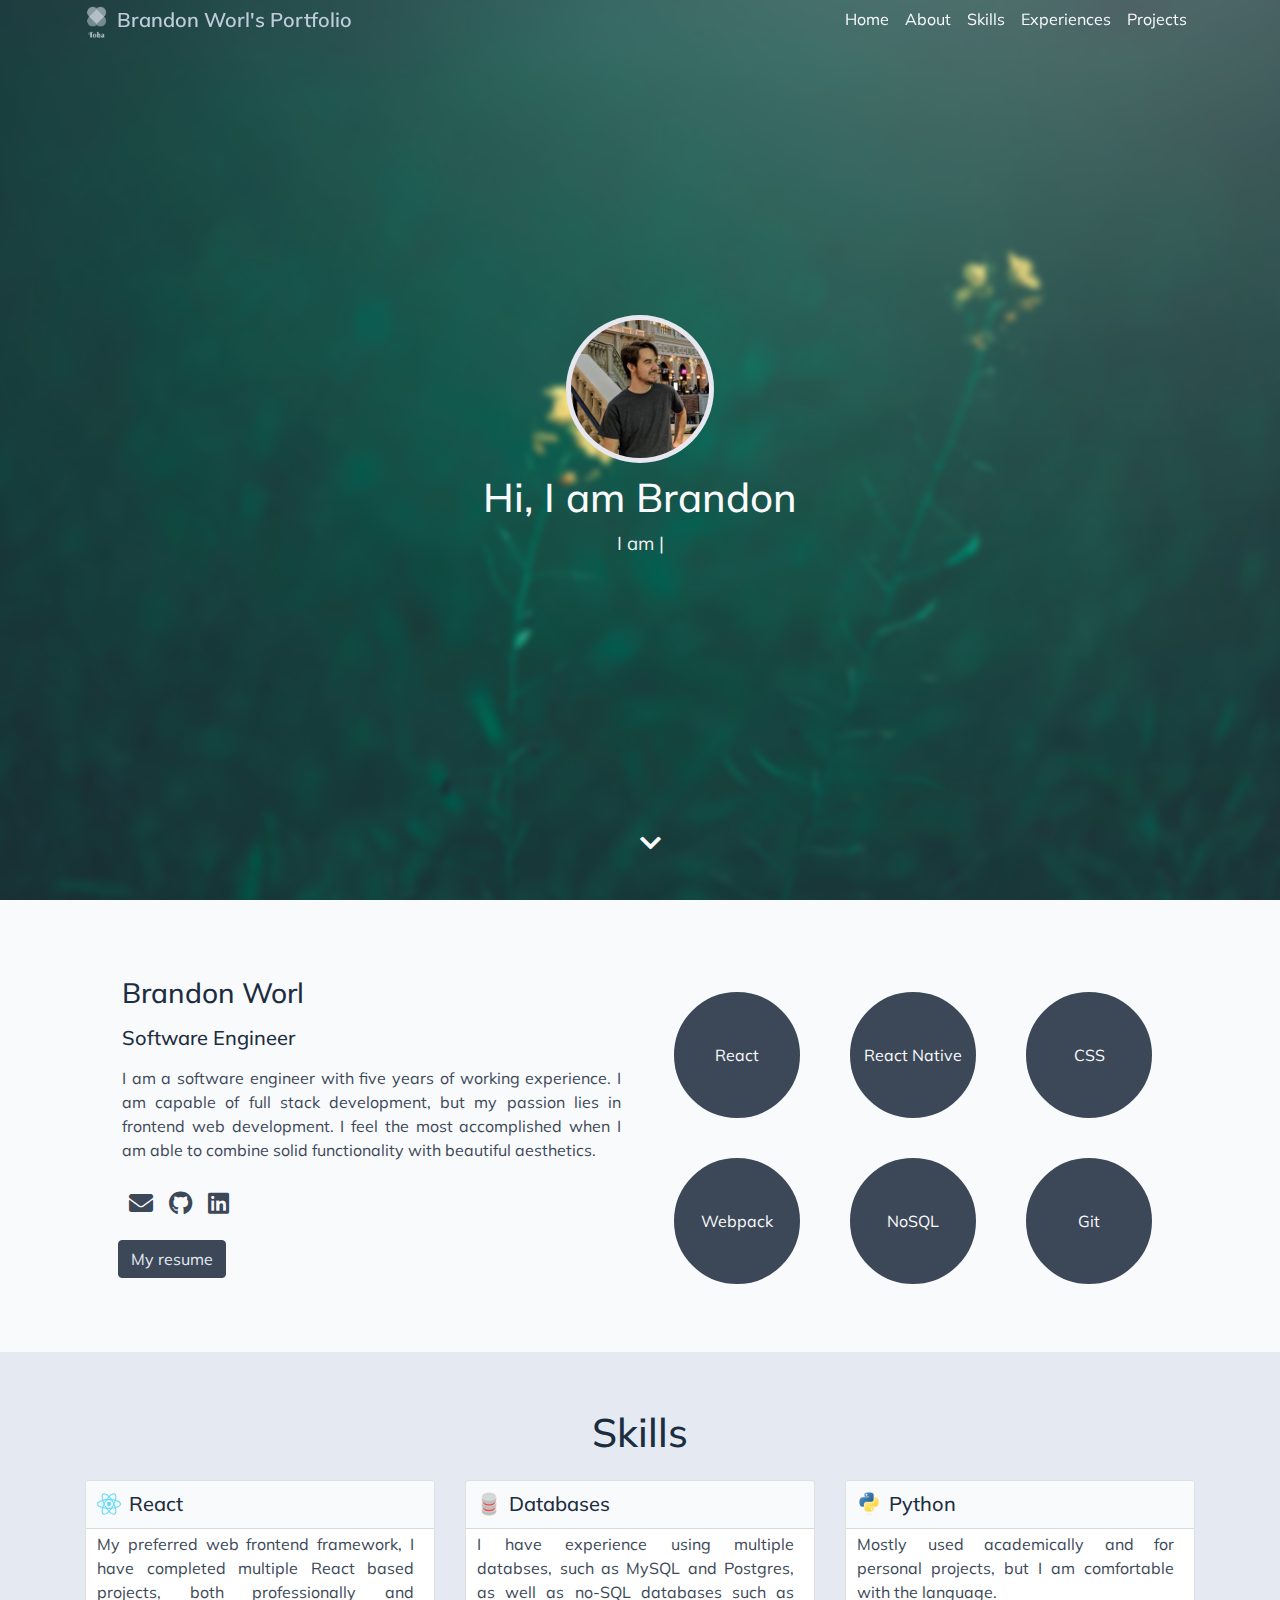
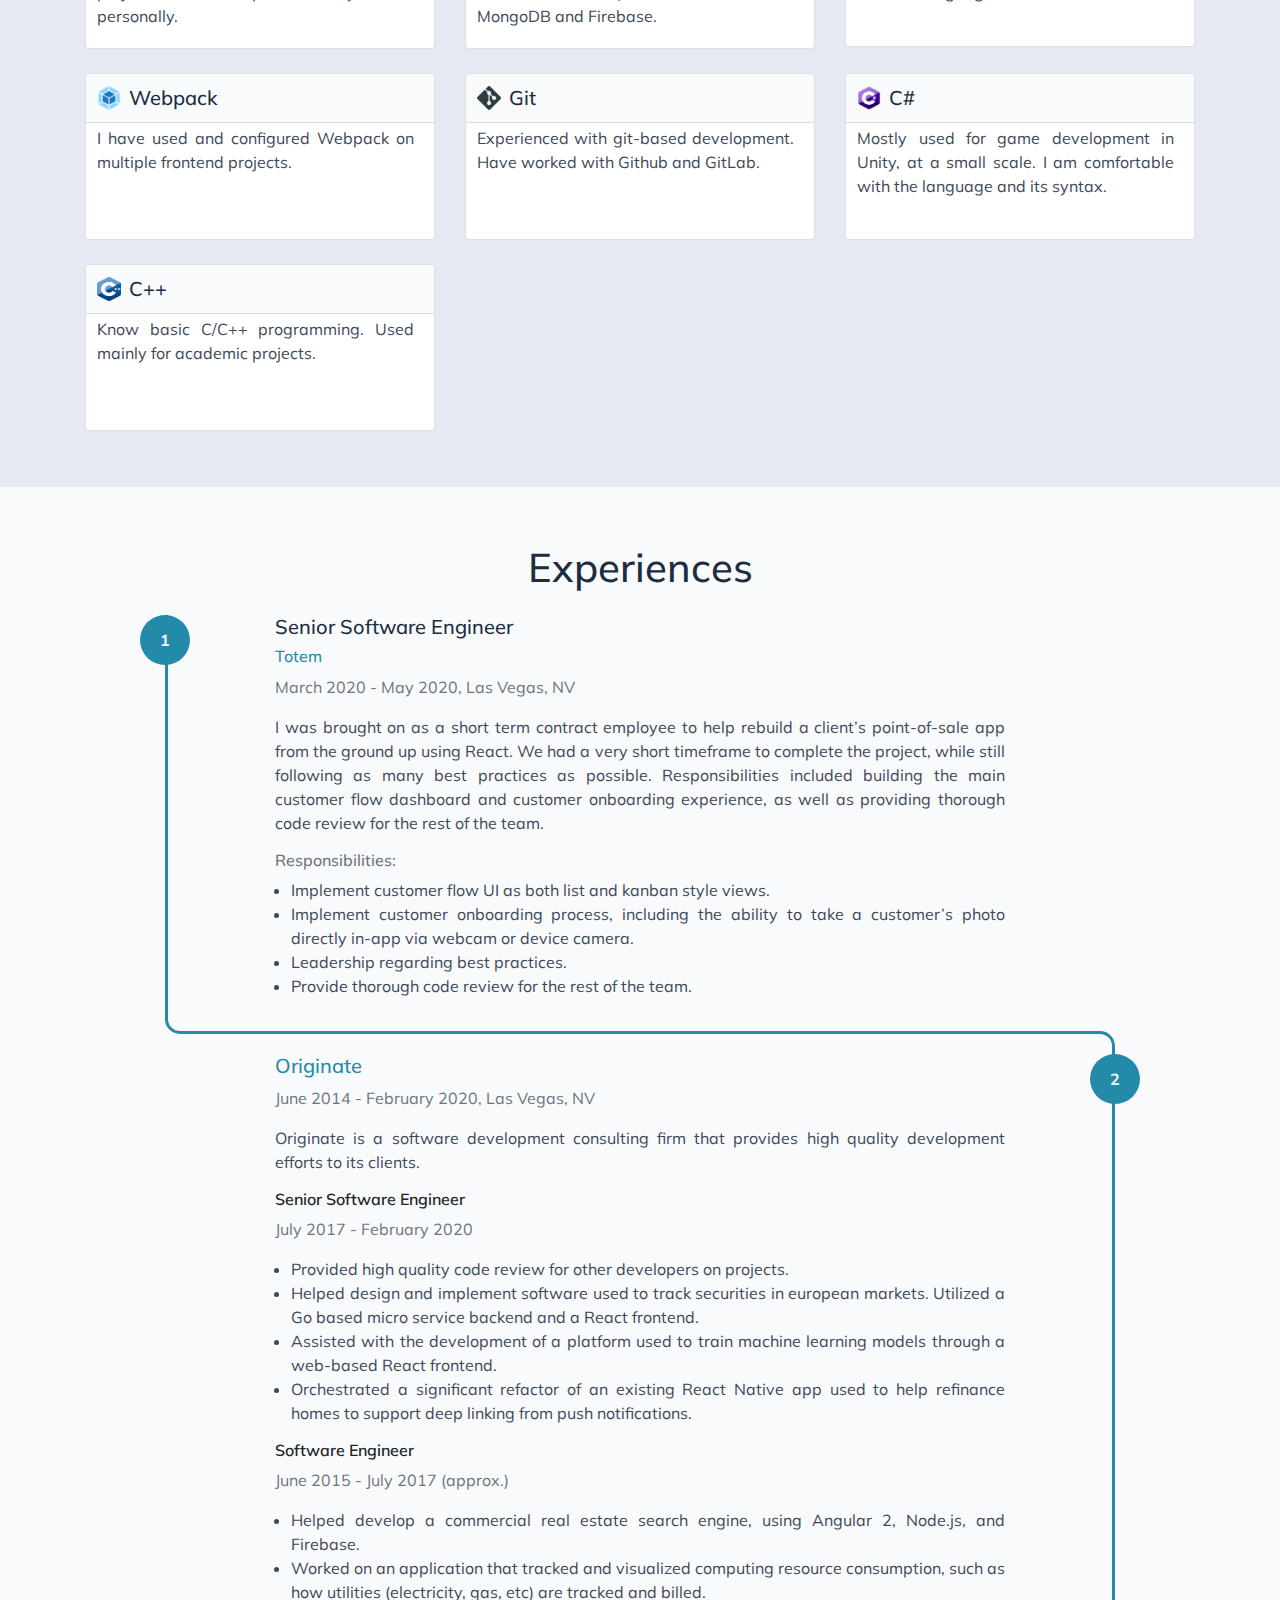
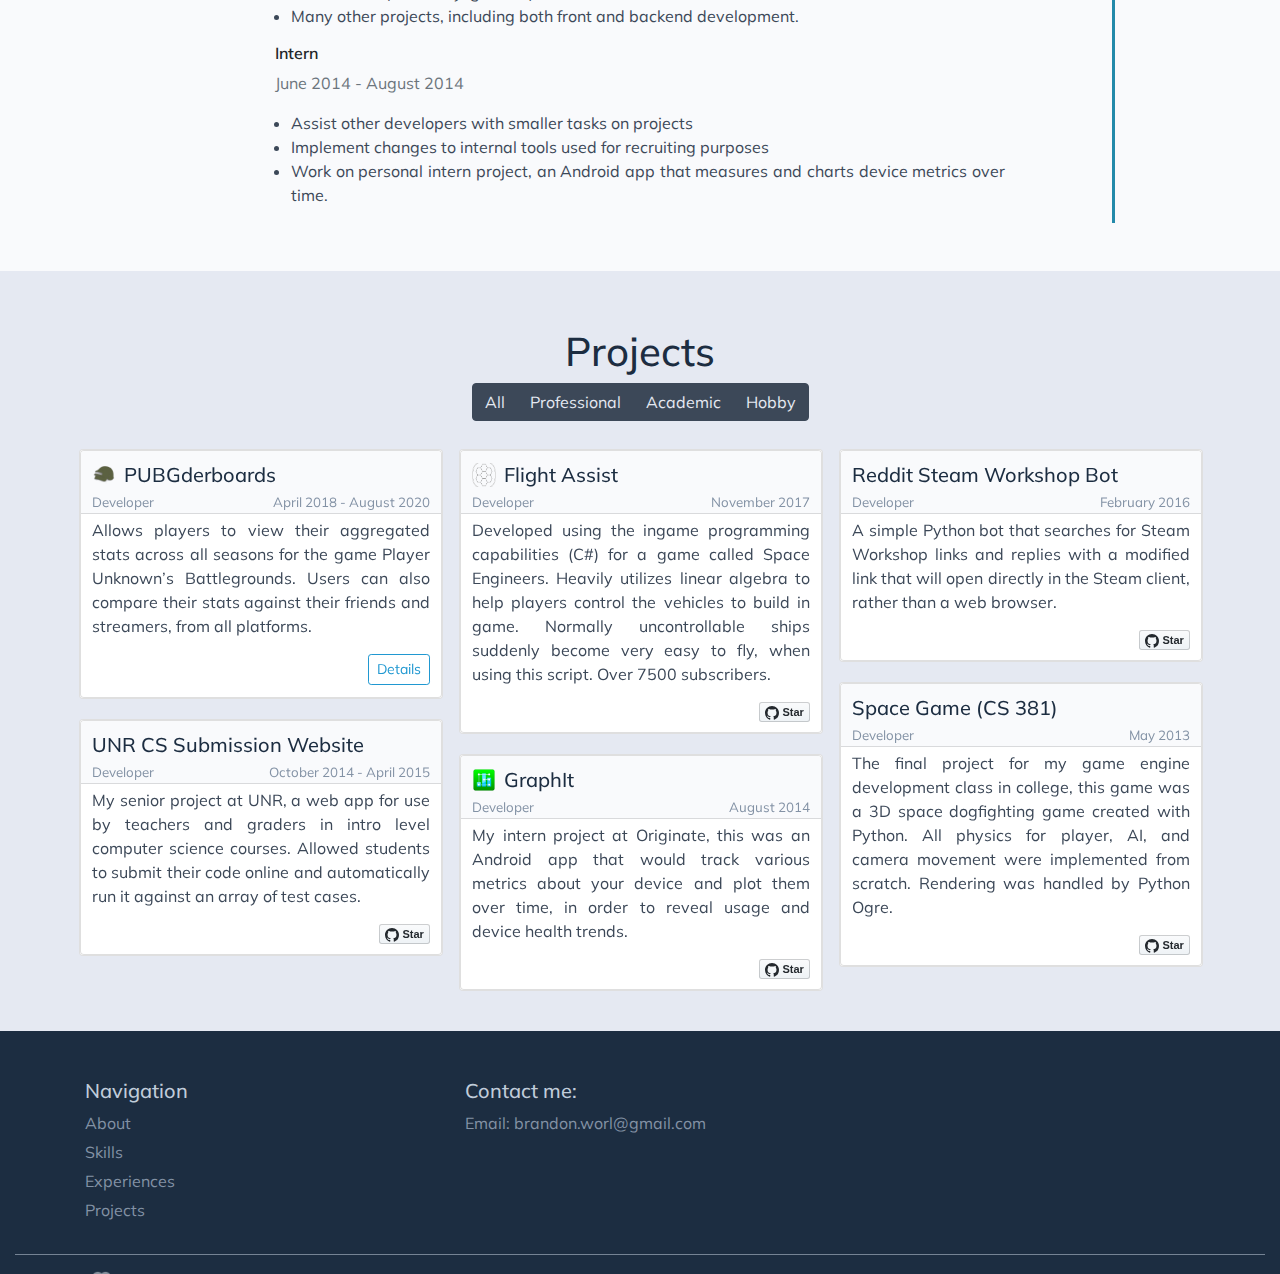
<file: index.html>
<!DOCTYPE html>
<html lang="en">
  <head>
	<meta name="generator" content="Hugo 0.76.5" />
    <title>Brandon Worl&#39;s Portfolio</title>
    <meta name="description" content="" />
    <meta charset="UTF-8" />
<meta name="viewport" content="width=device-width, initial-scale=1.0" />
<meta http-equiv="X-UA-Compatible" content="ie=edge" />


<link rel="stylesheet" href="/assets/css/bootstrap.min.css"/>
<link rel="stylesheet" href="/assets/css/layouts/main.css"/>
<link rel="stylesheet" href="/assets/css/style.css"/>
<link rel="stylesheet" href="/assets/css/navigators/navbar.css"/>


<link href="https://fonts.googleapis.com/css2?family=Muli:wght@300;400;500;600" rel="stylesheet">
<link rel="stylesheet" href="https://cdnjs.cloudflare.com/ajax/libs/font-awesome/5.11.2/css/all.min.css" />


<link rel="icon" type="image/png" href="https://naosyth.github.io/assets/images/favicon.png" />


<link rel="stylesheet" href="/assets/css/style.css"/>

    <link rel="stylesheet" href="/assets/css/sections/home.css"/>
    <link rel="stylesheet" href="/assets/css/sections/about.css"/>
    <link rel="stylesheet" href="/assets/css/sections/skills.css"/>
    <link rel="stylesheet" href="/assets/css/sections/experiences.css"/>
    <link rel="stylesheet" href="/assets/css/sections/projects.css"/>
    <link rel="stylesheet" href="/assets/css/sections/recent-posts.css"/>
    <link rel="stylesheet" href="/assets/css/sections/achievements.css"/>

    
    
  </head>
  <body data-spy="scroll" data-target="#top-navbar" data-offset="100">

    


  


  




  


<nav class="navbar navbar-expand-xl top-navbar initial-navbar" id="top-navbar">
  <div class="container">
    <a class="navbar-brand" href="/">
      <img src="https://naosyth.github.io/assets/images/inverted-logo.png" id="logo">Brandon Worl&#39;s Portfolio</a>
    <button
      class="navbar-toggler navbar-dark"
      id="navbar-toggler"
      type="button"
      data-toggle="collapse"
      data-target="#top-nav-items"
    >
      <span class="navbar-toggler-icon"></span>
    </button>

    <div class="collapse navbar-collapse" id="top-nav-items">
      <ul class="navbar-nav ml-auto">
        <li class="nav-item">
          <a
            class="nav-link"
            href="#home"
            data-toggle="collapse"
            data-target=".navbar-collapse"
            aria-controls="collapseExample"
            role="button"
          >
            Home
          </a>
        </li>
        
          
            
              
              
                
              
              <li class="nav-item">
                <a
                  class="nav-link"
                  href="#about"
                  data-toggle="collapse"
                  data-target=".navbar-collapse"
                  aria-controls="collapseExample"
                >
                  About
                </a>
              </li>
            
            
              
              
                
              
              <li class="nav-item">
                <a
                  class="nav-link"
                  href="#skills"
                  data-toggle="collapse"
                  data-target=".navbar-collapse"
                  aria-controls="collapseExample"
                >
                  Skills
                </a>
              </li>
            
            
              
              
                
              
              <li class="nav-item">
                <a
                  class="nav-link"
                  href="#experiences"
                  data-toggle="collapse"
                  data-target=".navbar-collapse"
                  aria-controls="collapseExample"
                >
                  Experiences
                </a>
              </li>
            
            
              
              
                
              
              <li class="nav-item">
                <a
                  class="nav-link"
                  href="#projects"
                  data-toggle="collapse"
                  data-target=".navbar-collapse"
                  aria-controls="collapseExample"
                >
                  Projects
                </a>
              </li>
            
            
            
        
        
        
        
        
        
      </ul>
    </div>
  </div>
  
  <img src="https://naosyth.github.io/assets/images/main-logo.png" class="d-none" id="main-logo">
  <img src="https://naosyth.github.io/assets/images/inverted-logo.png" class="d-none" id="inverted-logo">
</nav>


  




  




  




  




  


<div class="container-fluid home" id="home">
  <div
    class="background container-fluid"
    style="background-image: url('https://naosyth.github.io/images/background.jpg');"
  ></div>
  <div class="container content text-center">
    <img src="https://naosyth.github.io/images/avatar.jpg"
      class="rounded-circle mx-auto d-block img-fluid"
    />
    <h1 class="greeting"> Hi, I am Brandon</h1>
    <div class="typing-carousel">
      <span id="ityped" class="ityped"></span>
      <span class="ityped-cursor"></span>
    </div>
    <ul id="typing-carousel-data">
      
        
          <li>I am a Developer</li>
        
          <li>I love frontend development!</li>
        
          <li>React is my jam</li>
        
          <li>I build cool things</li>
        
      
    </ul>
    
      
        
        
          
        
        <a href="#about"><i class="arrow bounce fa fa-chevron-down"></i></a>
      
    
  </div>
</div>

    
    
      
    

    
      
      
        
          <div class="container-fluid section-holder d-flex bg-white">
            

  




  


<div class="container anchor p-lg-5 about-section" id="about">
  <div class="row pt-sm-2 pt-md-4 align-self-center">
    
    <div class="col-sm-6">
      <h3 class="p-1">Brandon Worl</h3>
      
      <h5 class="p-1">
        Software Engineer
        
      </h5>
      
      <p class="p-1 text-justify">
        I am a software engineer with five years of working experience. I am capable of full stack development, but my passion lies in frontend web development. I feel the most accomplished when I am able to combine solid functionality with beautiful aesthetics.
      </p>
      <div class="text-container ml-auto">
        <ul class="social-link d-flex">
          
          <li>
            
              <a href="mailto:brandon.worl@gmail.com" target="/"><i class="fas fa-envelope"></i></a>
            
          </li>
          
          <li>
            
              <a href="https://www.github.com/naosyth" target="/"><i class="fab fa-github"></i></a>
            
          </li>
          
          <li>
            
              <a href="https://www.linkedin.com/in/brandon-worl-1268b96b/" target="/"><i class="fab fa-linkedin"></i></a>
            
          </li>
          
        </ul>
      </div>
      
      <a href="https://naosyth.github.io/files/resume.pdf" target="#"
        ><button class="btn btn-dark">My resume</button></a
      >
      
    </div>
    
    <div class="col-sm-6 pt-5 pl-md-4 pl-sm-3 pt-sm-0">
      <div class="row">
        
          <div class="col-6 col-lg-4 p-2">
  
  
  <div class="circular-progress blue">
    <span class="circular-progress-left">
      <span
        class="circular-progress-bar circular-progress-percentage-90"
        
      ></span>
    </span>
    <span class="circular-progress-right">
      <span
      class="circular-progress-bar"
      
      ></span>
    </span>
    <div class="circular-progress-value">React</div>
  </div>
</div>

        
          <div class="col-6 col-lg-4 p-2">
  
  
  <div class="circular-progress sky">
    <span class="circular-progress-left">
      <span
        class="circular-progress-bar circular-progress-percentage-85"
        
      ></span>
    </span>
    <span class="circular-progress-right">
      <span
      class="circular-progress-bar"
      
      ></span>
    </span>
    <div class="circular-progress-value">React Native</div>
  </div>
</div>

        
          <div class="col-6 col-lg-4 p-2">
  
  
  <div class="circular-progress yellow">
    <span class="circular-progress-left">
      <span
        class="circular-progress-bar circular-progress-percentage-95"
        
      ></span>
    </span>
    <span class="circular-progress-right">
      <span
      class="circular-progress-bar"
      
      ></span>
    </span>
    <div class="circular-progress-value">CSS</div>
  </div>
</div>

        
          <div class="col-6 col-lg-4 p-2">
  
  
  <div class="circular-progress pink">
    <span class="circular-progress-left">
      <span
        class="circular-progress-bar circular-progress-percentage-80"
        
      ></span>
    </span>
    <span class="circular-progress-right">
      <span
      class="circular-progress-bar"
      
      ></span>
    </span>
    <div class="circular-progress-value">Webpack</div>
  </div>
</div>

        
          <div class="col-6 col-lg-4 p-2">
  
  
  <div class="circular-progress green">
    <span class="circular-progress-left">
      <span
        class="circular-progress-bar circular-progress-percentage-80"
        
      ></span>
    </span>
    <span class="circular-progress-right">
      <span
      class="circular-progress-bar"
      
      ></span>
    </span>
    <div class="circular-progress-value">NoSQL</div>
  </div>
</div>

        
          <div class="col-6 col-lg-4 p-2">
  
  
  <div class="circular-progress orange">
    <span class="circular-progress-left">
      <span
        class="circular-progress-bar circular-progress-percentage-85"
        
      ></span>
    </span>
    <span class="circular-progress-right">
      <span
      class="circular-progress-bar"
      
      ></span>
    </span>
    <div class="circular-progress-value">Git</div>
  </div>
</div>

        
      </div>
    </div>
  </div>
</div>

          </div>
          
          
            
          
        
      
        
          <div class="container-fluid section-holder d-flex bg-dimmed">
            

  


<div class="container-fluid anchor pb-5 skills-section" id="skills">
  
    <h1 class="text-center">Skills</h1>
  
  <div class="container d-flex-block">
    <div class="row" id="primary-skills">
      
        <div class="col-xs-12 col-sm-6 col-lg-4 pt-2">
  <a class="skill-card-link" href="https://reactjs.org/">
    <div class="card">
      <div class="card-head d-flex">
        
        <img class="card-img-xs" src="https://naosyth.github.io/images/skills/react.svg" alt="React" />
        
        <h5 class="card-title">React</h5>
      </div>
      <div class="card-body">
        <p class="card-text">My preferred web frontend framework, I have completed multiple React based projects, both professionally and personally.</p>
      </div>
    </div>
  </a>
</div>

      
        <div class="col-xs-12 col-sm-6 col-lg-4 pt-2">
  <a class="skill-card-link" href="#">
    <div class="card">
      <div class="card-head d-flex">
        
        <img class="card-img-xs" src="https://naosyth.github.io/images/skills/database.png" alt="Databases" />
        
        <h5 class="card-title">Databases</h5>
      </div>
      <div class="card-body">
        <p class="card-text">I have experience using multiple databses, such as MySQL and Postgres, as well as no-SQL databases such as MongoDB and Firebase.</p>
      </div>
    </div>
  </a>
</div>

      
        <div class="col-xs-12 col-sm-6 col-lg-4 pt-2">
  <a class="skill-card-link" href="#">
    <div class="card">
      <div class="card-head d-flex">
        
        <img class="card-img-xs" src="https://naosyth.github.io/images/skills/python.png" alt="Python" />
        
        <h5 class="card-title">Python</h5>
      </div>
      <div class="card-body">
        <p class="card-text">Mostly used academically and for personal projects, but I am comfortable with the language.</p>
      </div>
    </div>
  </a>
</div>

      
        <div class="col-xs-12 col-sm-6 col-lg-4 pt-2">
  <a class="skill-card-link" href="https://webpack.js.org/">
    <div class="card">
      <div class="card-head d-flex">
        
        <img class="card-img-xs" src="https://naosyth.github.io/images/skills/webpack.png" alt="Webpack" />
        
        <h5 class="card-title">Webpack</h5>
      </div>
      <div class="card-body">
        <p class="card-text">I have used and configured Webpack on multiple frontend projects.</p>
      </div>
    </div>
  </a>
</div>

      
        <div class="col-xs-12 col-sm-6 col-lg-4 pt-2">
  <a class="skill-card-link" href="https://git-scm.com/">
    <div class="card">
      <div class="card-head d-flex">
        
        <img class="card-img-xs" src="https://naosyth.github.io/images/skills/git.png" alt="Git" />
        
        <h5 class="card-title">Git</h5>
      </div>
      <div class="card-body">
        <p class="card-text">Experienced with git-based development. Have worked with Github and GitLab.</p>
      </div>
    </div>
  </a>
</div>

      
        <div class="col-xs-12 col-sm-6 col-lg-4 pt-2">
  <a class="skill-card-link" href="#">
    <div class="card">
      <div class="card-head d-flex">
        
        <img class="card-img-xs" src="https://naosyth.github.io/images/skills/c-sharp.png" alt="C#" />
        
        <h5 class="card-title">C#</h5>
      </div>
      <div class="card-body">
        <p class="card-text">Mostly used for game development in Unity, at a small scale. I am comfortable with the language and its syntax.</p>
      </div>
    </div>
  </a>
</div>

      
        <div class="col-xs-12 col-sm-6 col-lg-4 pt-2">
  <a class="skill-card-link" href="#">
    <div class="card">
      <div class="card-head d-flex">
        
        <img class="card-img-xs" src="https://naosyth.github.io/images/skills/c-plus-plus.png" alt="C&#43;&#43;" />
        
        <h5 class="card-title">C&#43;&#43;</h5>
      </div>
      <div class="card-body">
        <p class="card-text">Know basic C/C++ programming. Used mainly for academic projects.</p>
      </div>
    </div>
  </a>
</div>

      
    </div>
  </div>
</div>

          </div>
          
          
            
          
        
      
        
          <div class="container-fluid section-holder d-flex bg-white">
            

  


<div class="container-fluid anchor pb-5 experiences-section" id="experiences">
  
    <h1 class="text-center">Experiences</h1>
  

  <div class="container timeline text-justify">
   
   
     
       <div class="row align-items-center  d-flex">
         <div class="col-1 col-lg-2 text-center vertical-line d-inline-flex justify-content-center">
  <div class="circle font-weight-bold">1</div>
</div>

         
  <div class="col-10 col-lg-8">
    <div class="experience-entry-heading">
        
        
        <h5>Senior Software Engineer</h5>
        <h6><a href=https://totem.vegas/>Totem</a></h6>
        
        <p class="text-muted">March 2020 - May 2020,
            Las Vegas, NV
        </p>
    </div>
    
    <p>I was brought on as a short term contract employee to help rebuild a client&rsquo;s point-of-sale app from the ground up using React. We had a very short timeframe to complete the project, while still following as many best practices as possible. Responsibilities included building the main customer flow dashboard and customer onboarding experience, as well as providing thorough code review for the rest of the team.</p>
    
    <h6 class="text-muted">Responsibilities:</h6>
    <ul class="justify-content-around">
    
        <li>Implement customer flow UI as both list and kanban style views.</li>
    
        <li>Implement customer onboarding process, including the ability to take a customer&rsquo;s photo directly in-app via webcam or device camera.</li>
    
        <li>Leadership regarding best practices.</li>
    
        <li>Provide thorough code review for the rest of the team.</li>
    
    </ul>
</div>



       </div>
     
     
       <div class="row horizontal-line">
  <div class="col-1 col-lg-2 timeline-side-div">
    <div class="corner"></div>
  </div>
  <div class="col-10 col-lg-8">
    <hr />
  </div>
  <div class="col-1 col-lg-2 timeline-side-div">
    <div class="corner"></div>
  </div>
</div>

     
   
     
       <div class="row align-items-center justify-content-end d-flex">
         
  <div class="col-10 col-lg-8">
    <div class="experience-entry-heading">
        
        <h5><a href=https://www.originate.com>Originate</a></h5>

        
        
        
        <p class="text-muted">
            June 2014 - February 2020,
            Las Vegas, NV
        </p>
        
        <p>Originate is a software development consulting firm that provides high quality development efforts to its clients.</p>
    </div>
    
    <div class="positions">
    
        <h6 class="designation">Senior Software Engineer</h6>
        <p class="text-muted">July 2017 -  February 2020 </p>
        
        <ul class="justify-content-around">
        
            <li>Provided high quality code review for other developers on projects.</li>
        
            <li>Helped design and implement software used to track securities in european markets. Utilized a Go based micro service backend and a React frontend.</li>
        
            <li>Assisted with the development of a platform used to train machine learning models through a web-based React frontend.</li>
        
            <li>Orchestrated a significant refactor of an existing React Native app used to help refinance homes to support deep linking from push notifications.</li>
        
        </ul>
    
        <h6 class="designation">Software Engineer</h6>
        <p class="text-muted">June 2015 -  July 2017 (approx.) </p>
        
        <ul class="justify-content-around">
        
            <li>Helped develop a commercial real estate search engine, using Angular 2, Node.js, and Firebase.</li>
        
            <li>Worked on an application that tracked and visualized computing resource consumption, such as how utilities (electricity, gas, etc) are tracked and billed.</li>
        
            <li>Many other projects, including both front and backend development.</li>
        
        </ul>
    
        <h6 class="designation">Intern</h6>
        <p class="text-muted">June 2014 -  August 2014 </p>
        
        <ul class="justify-content-around">
        
            <li>Assist other developers with smaller tasks on projects</li>
        
            <li>Implement changes to internal tools used for recruiting purposes</li>
        
            <li>Work on personal intern project, an Android app that measures and charts device metrics over time.</li>
        
        </ul>
    
    </div>
</div>



         <div class="col-1 col-lg-2 text-center vertical-line d-inline-flex justify-content-center">
  <div class="circle font-weight-bold">2</div>
</div>

       </div>
     
     
   
  </div>
</div>

          </div>
          
          
            
          
        
      
        
          <div class="container-fluid section-holder d-flex bg-dimmed">
            

  


<div class="container-fluid anchor pb-5 projects-section" id="projects">
  
    <h1 class="text-center">Projects</h1>
  
  <div class="container ml-auto text-center">
    <div class="btn-group flex-wrap" role="group" id="project-filter-buttons">
      
      <button type="button" class="btn btn-dark" data-filter="all">
        All
      </button>
      
      <button type="button" class="btn btn-dark" data-filter="professional">
        Professional
      </button>
      
      <button type="button" class="btn btn-dark" data-filter="academic">
        Academic
      </button>
      
      <button type="button" class="btn btn-dark" data-filter="hobby">
        Hobby
      </button>
      
    </div>
  </div>
  <div class="container filtr-projects">
    <div class="row" id="project-card-holder">
      
        <div
  class="col-sm-12 col-md-6 col-lg-4 p-2 filtr-item"
  data-category='all, hobby'
>
  <div class="card mt-1">
    <div class="card">
      <a class="card-header" href="http://www.pubgderboards.com">
        <div>
          <div class="d-flex">
            
            <img class="card-img-xs" src="https://naosyth.github.io/images/projects/pubgderboards.png" alt="PUBGderboards" />
            
            <h5 class="card-title mb-0">PUBGderboards</h5>
          </div>
          <div class="sub-title">
            <span>Developer</span>
            <span>April 2018 - August 2020</span>
          </div>
        </div>
      </a>
      <div class="card-body text-justify pt-1 pb-1">
        <p>Allows players to view their aggregated stats across all seasons for the game Player Unknown&rsquo;s Battlegrounds. Users can also compare their stats against their friends and streamers, from all platforms.</p>
        <span class="float-right">
          
          <a
            class="btn btn-outline-info btn-sm mb-2"
            href="http://www.pubgderboards.com"
            target="#"
            >Details</a
          >
          
        </span>
      </div>
    </div>
  </div>
</div>

      
        <div
  class="col-sm-12 col-md-6 col-lg-4 p-2 filtr-item"
  data-category='all, hobby'
>
  <div class="card mt-1">
    <div class="card">
      <a class="card-header" href="https://github.com/Naosyth/FlightAssist">
        <div>
          <div class="d-flex">
            
            <img class="card-img-xs" src="https://naosyth.github.io/images/projects/flightassist.png" alt="Flight Assist" />
            
            <h5 class="card-title mb-0">Flight Assist</h5>
          </div>
          <div class="sub-title">
            <span>Developer</span>
            <span>November 2017</span>
          </div>
        </div>
      </a>
      <div class="card-body text-justify pt-1 pb-1">
        <p>Developed using the ingame programming capabilities (C#) for a game called Space Engineers. Heavily utilizes linear algebra to help players control the vehicles to build in game. Normally uncontrollable ships suddenly become very easy to fly, when using this script. Over 7500 subscribers.</p>
        <span class="float-right">
          
          <a
            class="github-button-inactive"
            href="https://github.com/Naosyth/FlightAssist"
            data-icon="octicon-standard"
            data-show-count="true"
            aria-label="Star Flight Assist"
            >Star</a
          >
          
        </span>
      </div>
    </div>
  </div>
</div>

      
        <div
  class="col-sm-12 col-md-6 col-lg-4 p-2 filtr-item"
  data-category='all, hobby'
>
  <div class="card mt-1">
    <div class="card">
      <a class="card-header" href="https://github.com/Naosyth/WorkshopBot">
        <div>
          <div class="d-flex">
            
            <h5 class="card-title mb-0">Reddit Steam Workshop Bot</h5>
          </div>
          <div class="sub-title">
            <span>Developer</span>
            <span>February 2016</span>
          </div>
        </div>
      </a>
      <div class="card-body text-justify pt-1 pb-1">
        <p>A simple Python bot that searches for Steam Workshop links and replies with a modified link that will open directly in the Steam client, rather than a web browser.</p>
        <span class="float-right">
          
          <a
            class="github-button-inactive"
            href="https://github.com/Naosyth/WorkshopBot"
            data-icon="octicon-standard"
            data-show-count="true"
            aria-label="Star Reddit Steam Workshop Bot"
            >Star</a
          >
          
        </span>
      </div>
    </div>
  </div>
</div>

      
        <div
  class="col-sm-12 col-md-6 col-lg-4 p-2 filtr-item"
  data-category='all, academic'
>
  <div class="card mt-1">
    <div class="card">
      <a class="card-header" href="https://github.com/Naosyth/SubmitWebsite">
        <div>
          <div class="d-flex">
            
            <h5 class="card-title mb-0">UNR CS Submission Website</h5>
          </div>
          <div class="sub-title">
            <span>Developer</span>
            <span>October 2014 - April 2015</span>
          </div>
        </div>
      </a>
      <div class="card-body text-justify pt-1 pb-1">
        <p>My senior project at UNR, a web app for use by teachers and graders in intro level computer science courses. Allowed students to submit their code online and automatically run it against an array of test cases.</p>
        <span class="float-right">
          
          <a
            class="github-button-inactive"
            href="https://github.com/Naosyth/SubmitWebsite"
            data-icon="octicon-standard"
            data-show-count="true"
            aria-label="Star UNR CS Submission Website"
            >Star</a
          >
          
        </span>
      </div>
    </div>
  </div>
</div>

      
        <div
  class="col-sm-12 col-md-6 col-lg-4 p-2 filtr-item"
  data-category='all, professional,hobby'
>
  <div class="card mt-1">
    <div class="card">
      <a class="card-header" href="https://github.com/Naosyth/graphit">
        <div>
          <div class="d-flex">
            
            <img class="card-img-xs" src="https://naosyth.github.io/images/projects/graphit.png" alt="GraphIt" />
            
            <h5 class="card-title mb-0">GraphIt</h5>
          </div>
          <div class="sub-title">
            <span>Developer</span>
            <span>August 2014</span>
          </div>
        </div>
      </a>
      <div class="card-body text-justify pt-1 pb-1">
        <p>My intern project at Originate, this was an Android app that would track various metrics about your device and plot them over time, in order to reveal usage and device health trends.</p>
        <span class="float-right">
          
          <a
            class="github-button-inactive"
            href="https://github.com/Naosyth/graphit"
            data-icon="octicon-standard"
            data-show-count="true"
            aria-label="Star GraphIt"
            >Star</a
          >
          
        </span>
      </div>
    </div>
  </div>
</div>

      
        <div
  class="col-sm-12 col-md-6 col-lg-4 p-2 filtr-item"
  data-category='all, academic'
>
  <div class="card mt-1">
    <div class="card">
      <a class="card-header" href="https://github.com/Naosyth/cs381game">
        <div>
          <div class="d-flex">
            
            <h5 class="card-title mb-0">Space Game (CS 381)</h5>
          </div>
          <div class="sub-title">
            <span>Developer</span>
            <span>May 2013</span>
          </div>
        </div>
      </a>
      <div class="card-body text-justify pt-1 pb-1">
        <p>The final project for my game engine development class in college, this game was a 3D space dogfighting game created with Python. All physics for player, AI, and camera movement were implemented from scratch. Rendering was handled by Python Ogre.</p>
        <span class="float-right">
          
          <a
            class="github-button-inactive"
            href="https://github.com/Naosyth/cs381game"
            data-icon="octicon-standard"
            data-show-count="true"
            aria-label="Star Space Game (CS 381)"
            >Star</a
          >
          
        </span>
      </div>
    </div>
  </div>
</div>

      
    </div>
  </div>
</div>

          </div>
          
          
            
          
        
      
        
      
        
      
    

    

  




  




  
  
    
  


<footer class="container-fluid text-center align-content-center footer pb-2">
  <div class="container pt-5">
    <div class="row text-left">
      <div class="col-md-4 col-sm-12">
        <h5>Navigation</h5>
        
        <ul>
            
              
              
                
              
              <li class="nav-item">
                <a class="smooth-scroll" href="#about">About</a>
              </li>
            
            
              
              
                
              
              <li class="nav-item">
                <a class="smooth-scroll" href="#skills">Skills</a>
              </li>
            
            
              
              
                
              
              <li class="nav-item">
                <a class="smooth-scroll" href="#experiences">Experiences</a>
              </li>
            
            
              
              
                
              
              <li class="nav-item">
                <a class="smooth-scroll" href="#projects">Projects</a>
              </li>
            
            
            
        </ul>
        

      </div>
      
      <div class="col-md-4 col-sm-12">
        <h5>Contact me:</h5>
        <ul>
          
          <li><span>Email: </span> <span>brandon.worl@gmail.com</span></li>
          
        </ul>
      </div>
      
      
    </div>
  </div>
  <hr />
  <div class="container">
    <div class="row text-left">
      <div class="col-md-4">
        <a id="theme" href="https://github.com/hossainemruz/toha" target="#">
          <img src="/assets/images/inverted-logo.png">
          Toha
        </a>
      </div>
      <div class="col-md-4 text-center">© 2020 Copyright.</div>
      <div class="col-md-4 text-right">
        <a id="hugo" href="https://gohugo.io/">Powered by
        <img
          src="/assets/images/hugo-logo-wide.svg"
          alt="Hugo Logo"
          height="18"
        />
        </a>
      </div>
    </div>
  </div>
</footer>

    <script src="/assets/js/jquery-3.4.1.min.js"></script>
<script src="/assets/js/popper.min.js"></script>
<script src="/assets/js/bootstrap.min.js"></script>

<script src="/assets/js/navbar.js"></script>
<script src="/assets/js/main.js"></script>


    
    <script src="/assets/js/itype.min.js"></script>
    <script src="/assets/js/github-button.js"></script>
    <script src="/assets/js/home.js"></script>
    <script src="/assets/js/jquery.filterizr.min.js"></script>
  </body>
</html>
</file>
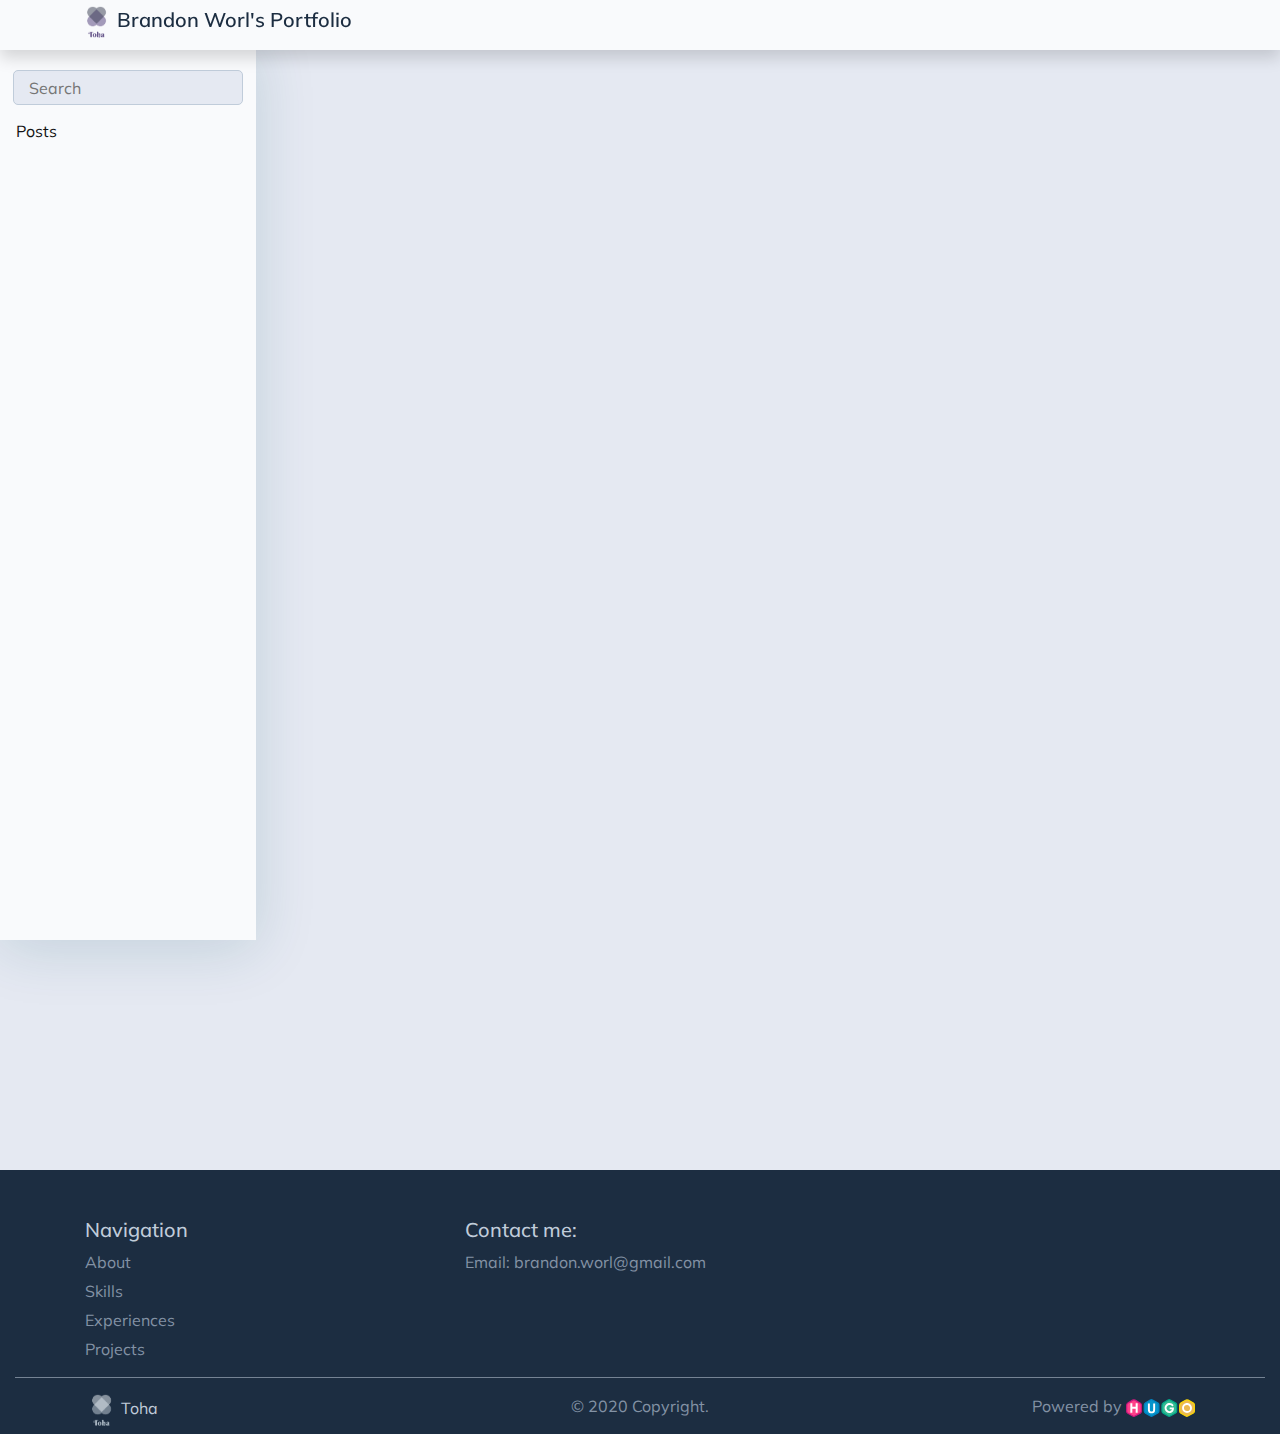
<file: categories/index.html>
<!DOCTYPE html>
<html>
  <head>
    <title>Categories</title>
    <meta charset="UTF-8" />
<meta name="viewport" content="width=device-width, initial-scale=1.0" />
<meta http-equiv="X-UA-Compatible" content="ie=edge" />


<link rel="stylesheet" href="/assets/css/bootstrap.min.css"/>
<link rel="stylesheet" href="/assets/css/layouts/main.css"/>
<link rel="stylesheet" href="/assets/css/style.css"/>
<link rel="stylesheet" href="/assets/css/navigators/navbar.css"/>


<link href="https://fonts.googleapis.com/css2?family=Muli:wght@300;400;500;600" rel="stylesheet">
<link rel="stylesheet" href="https://cdnjs.cloudflare.com/ajax/libs/font-awesome/5.11.2/css/all.min.css" />


<link rel="icon" type="image/png" href="https://naosyth.github.io/assets/images/favicon.png" />


<link rel="stylesheet" href="/assets/css/style.css"/>

    
    <link rel="stylesheet" href="/assets/css/layouts/list.css">
    <link rel="stylesheet" href="/assets/css/navigators/sidebar.css">


    
    
  </head>

  <body data-spy="scroll" data-target="#TableOfContents" data-offset="80">
    <div class="container-fluid bg-dimmed wrapper">
      
      
    


  


  


<nav class="navbar navbar-expand-xl top-navbar final-navbar shadow">
  <div class="container">
      <button class="navbar-toggler navbar-light" id="sidebar-toggler" type="button" onclick="toggleSidebar()">
      <span class="navbar-toggler-icon"></span>
    </button>
    <a class="navbar-brand" href="/">
      <img src="https://naosyth.github.io/assets/images/main-logo.png">Brandon Worl&#39;s Portfolio</a>
    <button class="navbar-toggler navbar-light" id="toc-toggler" type="button" onclick="toggleTOC()">
      <span class="navbar-toggler-icon"></span>
    </button>

    <div class="collapse navbar-collapse lang-selector" id="top-nav-items">
      <ul class="navbar-nav ml-auto">
      
      </ul>
    </div>
  </div>
  
  <img src="https://naosyth.github.io/assets/images/main-logo.png" class="d-none" id="main-logo">
  <img src="https://naosyth.github.io/assets/images/inverted-logo.png" class="d-none" id="inverted-logo">
</nav>



      
      
  
  

  <section class="sidebar-section" id="sidebar-section">
    <div class="sidebar-holder">
      <div class="sidebar" id="sidebar">
        <input type="text" value="" placeholder="Search" data-search="" id="search-box" />
        <div class="sidebar-tree">
          <ul class="tree" id="tree">
            <li id="list-heading"><a href="https://naosyth.github.io/posts" data-filter="all">Posts</a></li>
            <div class="subtree">
                

            </div>
          </ul>
        </div>
      </div>
    </div>
  </section>


      
      
<section class="content-section" id="content-section">
  <div class="content container-fluid" id="content">
    <div class="container-fluid post-card-holder" id="post-card-holder">
      
      
    </div>
    <div class="paginator">
      


    </div>
  </div>
</section>


      
       
    </div>

    

  




  




  
  
    
  


<footer class="container-fluid text-center align-content-center footer pb-2">
  <div class="container pt-5">
    <div class="row text-left">
      <div class="col-md-4 col-sm-12">
        <h5>Navigation</h5>
        
        <ul>
            
              
              
                
              
              <li class="nav-item">
                <a class="smooth-scroll" href="#about">About</a>
              </li>
            
            
              
              
                
              
              <li class="nav-item">
                <a class="smooth-scroll" href="#skills">Skills</a>
              </li>
            
            
              
              
                
              
              <li class="nav-item">
                <a class="smooth-scroll" href="#experiences">Experiences</a>
              </li>
            
            
              
              
                
              
              <li class="nav-item">
                <a class="smooth-scroll" href="#projects">Projects</a>
              </li>
            
            
            
        </ul>
        

      </div>
      
      <div class="col-md-4 col-sm-12">
        <h5>Contact me:</h5>
        <ul>
          
          <li><span>Email: </span> <span>brandon.worl@gmail.com</span></li>
          
        </ul>
      </div>
      
      
    </div>
  </div>
  <hr />
  <div class="container">
    <div class="row text-left">
      <div class="col-md-4">
        <a id="theme" href="https://github.com/hossainemruz/toha" target="#">
          <img src="/assets/images/inverted-logo.png">
          Toha
        </a>
      </div>
      <div class="col-md-4 text-center">© 2020 Copyright.</div>
      <div class="col-md-4 text-right">
        <a id="hugo" href="https://gohugo.io/">Powered by
        <img
          src="/assets/images/hugo-logo-wide.svg"
          alt="Hugo Logo"
          height="18"
        />
        </a>
      </div>
    </div>
  </div>
</footer>

    <script src="/assets/js/jquery-3.4.1.min.js"></script>
<script src="/assets/js/popper.min.js"></script>
<script src="/assets/js/bootstrap.min.js"></script>

<script src="/assets/js/navbar.js"></script>
<script src="/assets/js/main.js"></script>


    
    
    <script src="/assets/js/list.js"></script>

  </body>
</html>
</file>
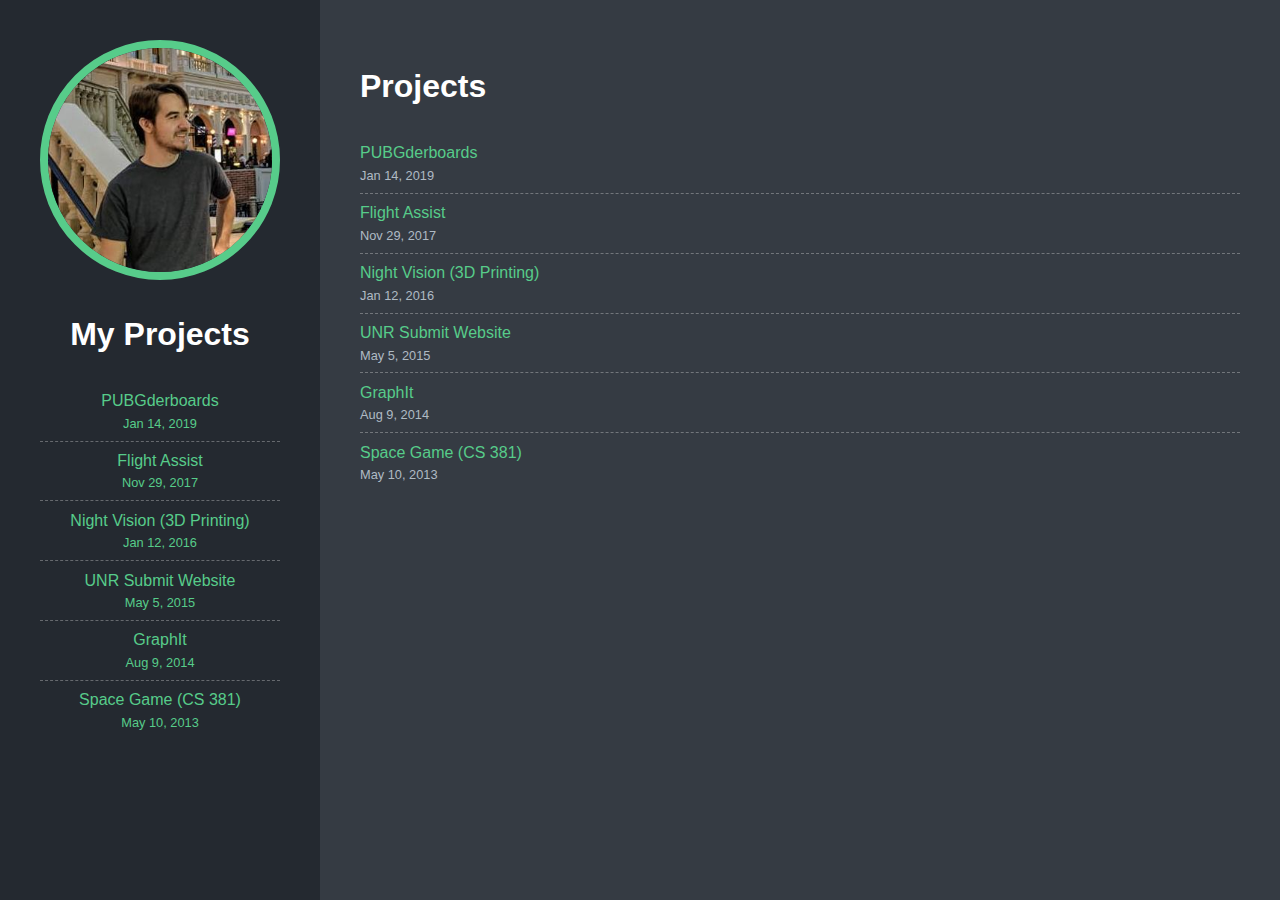
<file: projects/index.html>
<!doctype html>
<html lang="en-us">
  <head>
    <title>Projects // Brandon Worl&#39;s Portfolio</title>
    <meta charset="utf-8" />
    <meta name="generator" content="Hugo 0.58.3" />
    <meta name="viewport" content="width=device-width, initial-scale=1" />
    <meta name="author" content="Brandon Worl" />
    <meta name="description" content="" />
    <link rel="stylesheet" href="https://naosyth.github.io/css/main.min.de9d5c54013fdab38f866d5269a9f6f5ea62cf847a4ab8f2d3665937d4df67f0.css" />

    
    <meta name="twitter:card" content="summary"/>
<meta name="twitter:title" content="Projects"/>
<meta name="twitter:description" content=""/>

    <meta property="og:title" content="Projects" />
<meta property="og:description" content="" />
<meta property="og:type" content="website" />
<meta property="og:url" content="https://naosyth.github.io/projects/" />

<meta property="og:updated_time" content="2019-01-14T12:00:00-07:00" />


  </head>
  <body>
    <header class="app-header">
      <a href="https://naosyth.github.io/"><img class="app-header-avatar" src="/avatar2.jpg" alt="Brandon Worl" /></a>
      <h1>My Projects</h1>
      <div class="app-header-social">
        
      </div>
      
<aside>
  <ul class="posts-list">
    
    
      <li class="posts-list-item">
        <a href="/projects/pubgderboards/">
          <span>PUBGderboards</span>
          <span class="posts-list-item-description">
            Jan 14, 2019
          </span>
        </a>
      </li>
    
      <li class="posts-list-item">
        <a href="/projects/flight-assist/">
          <span>Flight Assist</span>
          <span class="posts-list-item-description">
            Nov 29, 2017
          </span>
        </a>
      </li>
    
      <li class="posts-list-item">
        <a href="/projects/night-vision/">
          <span>Night Vision (3D Printing)</span>
          <span class="posts-list-item-description">
            Jan 12, 2016
          </span>
        </a>
      </li>
    
      <li class="posts-list-item">
        <a href="/projects/unr-submit-website/">
          <span>UNR Submit Website</span>
          <span class="posts-list-item-description">
            May 5, 2015
          </span>
        </a>
      </li>
    
      <li class="posts-list-item">
        <a href="/projects/graphit/">
          <span>GraphIt</span>
          <span class="posts-list-item-description">
            Aug 9, 2014
          </span>
        </a>
      </li>
    
      <li class="posts-list-item">
        <a href="/projects/space-game/">
          <span>Space Game (CS 381)</span>
          <span class="posts-list-item-description">
            May 10, 2013
          </span>
        </a>
      </li>
    
  </ul>
</aside>

    </header>
    <main class="app-container">
      
  <article>
    <h1>Projects</h1>
    <ul class="posts-list">
      
        <li class="posts-list-item">
          <a class="posts-list-item-title" href="https://naosyth.github.io/projects/pubgderboards/">PUBGderboards</a>
          <span class="posts-list-item-description">
            Jan 14, 2019
          </span>
        </li>
      
        <li class="posts-list-item">
          <a class="posts-list-item-title" href="https://naosyth.github.io/projects/flight-assist/">Flight Assist</a>
          <span class="posts-list-item-description">
            Nov 29, 2017
          </span>
        </li>
      
        <li class="posts-list-item">
          <a class="posts-list-item-title" href="https://naosyth.github.io/projects/night-vision/">Night Vision (3D Printing)</a>
          <span class="posts-list-item-description">
            Jan 12, 2016
          </span>
        </li>
      
        <li class="posts-list-item">
          <a class="posts-list-item-title" href="https://naosyth.github.io/projects/unr-submit-website/">UNR Submit Website</a>
          <span class="posts-list-item-description">
            May 5, 2015
          </span>
        </li>
      
        <li class="posts-list-item">
          <a class="posts-list-item-title" href="https://naosyth.github.io/projects/graphit/">GraphIt</a>
          <span class="posts-list-item-description">
            Aug 9, 2014
          </span>
        </li>
      
        <li class="posts-list-item">
          <a class="posts-list-item-title" href="https://naosyth.github.io/projects/space-game/">Space Game (CS 381)</a>
          <span class="posts-list-item-description">
            May 10, 2013
          </span>
        </li>
      
    </ul>
    



  </article>

    </main>
  </body>
</html>
</file>
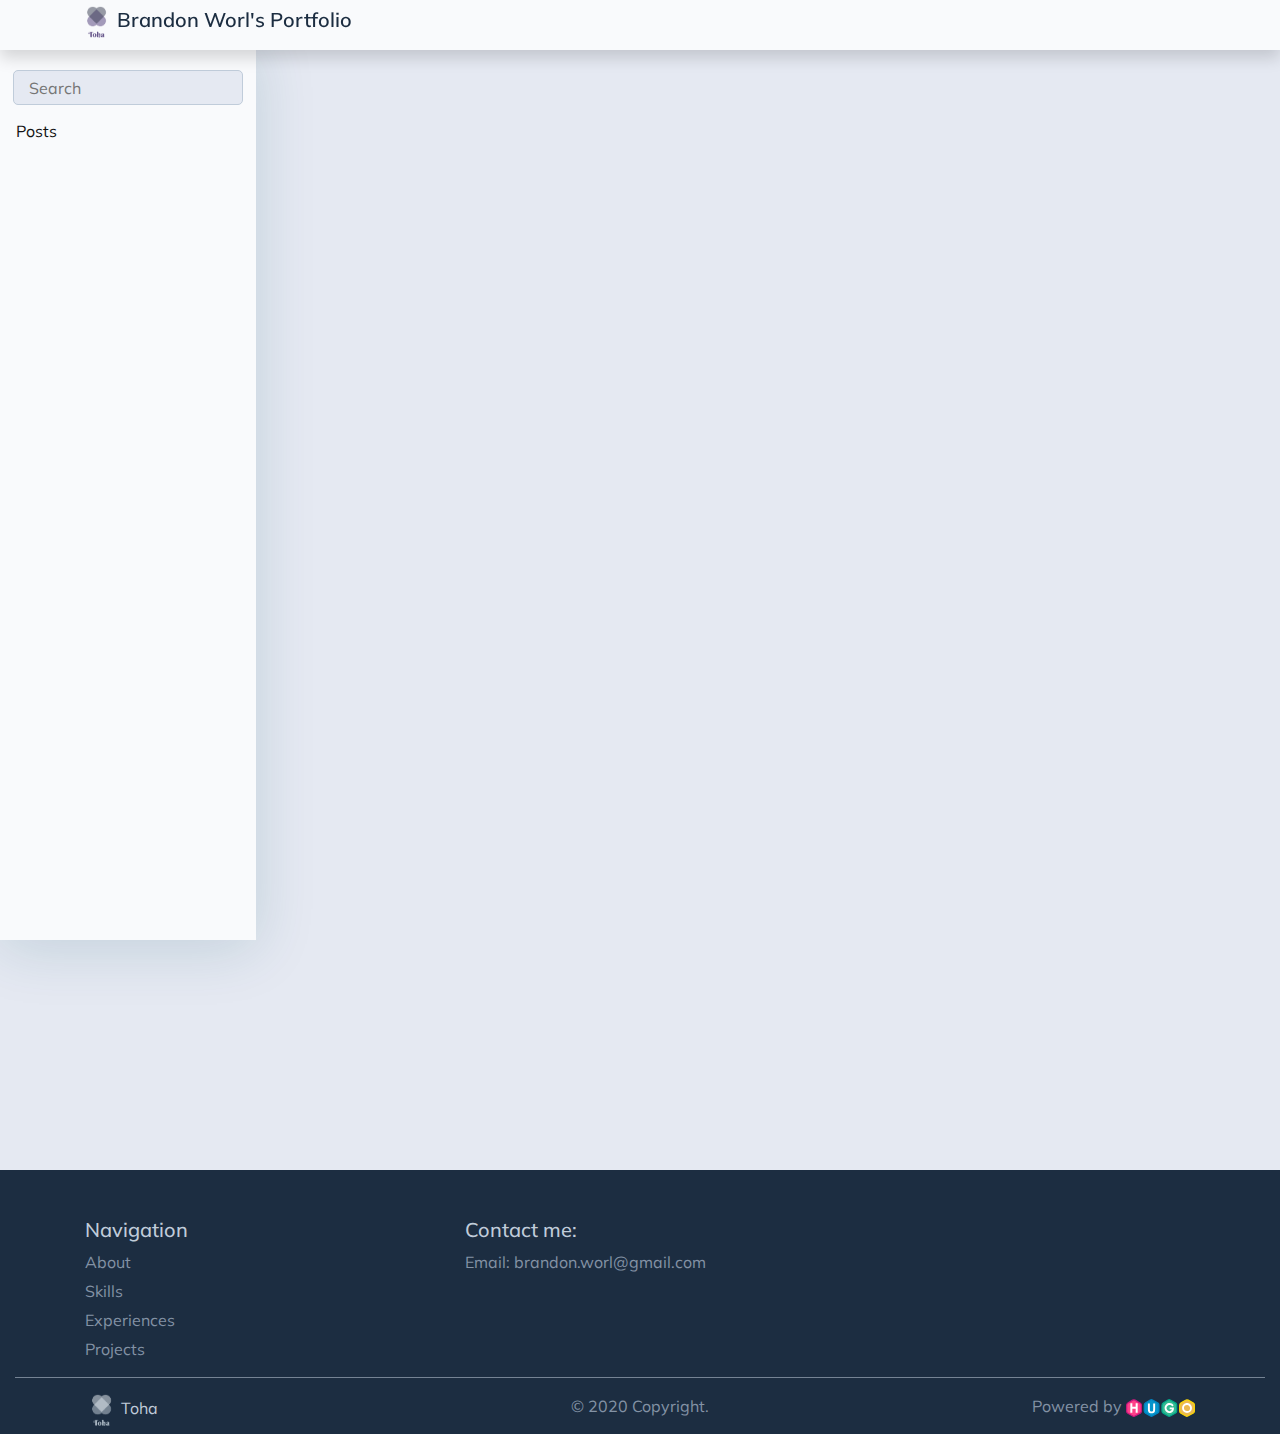
<file: tags/index.html>
<!DOCTYPE html>
<html>
  <head>
    <title>Tags</title>
    <meta charset="UTF-8" />
<meta name="viewport" content="width=device-width, initial-scale=1.0" />
<meta http-equiv="X-UA-Compatible" content="ie=edge" />


<link rel="stylesheet" href="/assets/css/bootstrap.min.css"/>
<link rel="stylesheet" href="/assets/css/layouts/main.css"/>
<link rel="stylesheet" href="/assets/css/style.css"/>
<link rel="stylesheet" href="/assets/css/navigators/navbar.css"/>


<link href="https://fonts.googleapis.com/css2?family=Muli:wght@300;400;500;600" rel="stylesheet">
<link rel="stylesheet" href="https://cdnjs.cloudflare.com/ajax/libs/font-awesome/5.11.2/css/all.min.css" />


<link rel="icon" type="image/png" href="https://naosyth.github.io/assets/images/favicon.png" />


<link rel="stylesheet" href="/assets/css/style.css"/>

    
    <link rel="stylesheet" href="/assets/css/layouts/list.css">
    <link rel="stylesheet" href="/assets/css/navigators/sidebar.css">


    
    
  </head>

  <body data-spy="scroll" data-target="#TableOfContents" data-offset="80">
    <div class="container-fluid bg-dimmed wrapper">
      
      
    


  


  


<nav class="navbar navbar-expand-xl top-navbar final-navbar shadow">
  <div class="container">
      <button class="navbar-toggler navbar-light" id="sidebar-toggler" type="button" onclick="toggleSidebar()">
      <span class="navbar-toggler-icon"></span>
    </button>
    <a class="navbar-brand" href="/">
      <img src="https://naosyth.github.io/assets/images/main-logo.png">Brandon Worl&#39;s Portfolio</a>
    <button class="navbar-toggler navbar-light" id="toc-toggler" type="button" onclick="toggleTOC()">
      <span class="navbar-toggler-icon"></span>
    </button>

    <div class="collapse navbar-collapse lang-selector" id="top-nav-items">
      <ul class="navbar-nav ml-auto">
      
      </ul>
    </div>
  </div>
  
  <img src="https://naosyth.github.io/assets/images/main-logo.png" class="d-none" id="main-logo">
  <img src="https://naosyth.github.io/assets/images/inverted-logo.png" class="d-none" id="inverted-logo">
</nav>



      
      
  
  

  <section class="sidebar-section" id="sidebar-section">
    <div class="sidebar-holder">
      <div class="sidebar" id="sidebar">
        <input type="text" value="" placeholder="Search" data-search="" id="search-box" />
        <div class="sidebar-tree">
          <ul class="tree" id="tree">
            <li id="list-heading"><a href="https://naosyth.github.io/posts" data-filter="all">Posts</a></li>
            <div class="subtree">
                

            </div>
          </ul>
        </div>
      </div>
    </div>
  </section>


      
      
<section class="content-section" id="content-section">
  <div class="content container-fluid" id="content">
    <div class="container-fluid post-card-holder" id="post-card-holder">
      
      
    </div>
    <div class="paginator">
      


    </div>
  </div>
</section>


      
       
    </div>

    

  




  




  
  
    
  


<footer class="container-fluid text-center align-content-center footer pb-2">
  <div class="container pt-5">
    <div class="row text-left">
      <div class="col-md-4 col-sm-12">
        <h5>Navigation</h5>
        
        <ul>
            
              
              
                
              
              <li class="nav-item">
                <a class="smooth-scroll" href="#about">About</a>
              </li>
            
            
              
              
                
              
              <li class="nav-item">
                <a class="smooth-scroll" href="#skills">Skills</a>
              </li>
            
            
              
              
                
              
              <li class="nav-item">
                <a class="smooth-scroll" href="#experiences">Experiences</a>
              </li>
            
            
              
              
                
              
              <li class="nav-item">
                <a class="smooth-scroll" href="#projects">Projects</a>
              </li>
            
            
            
        </ul>
        

      </div>
      
      <div class="col-md-4 col-sm-12">
        <h5>Contact me:</h5>
        <ul>
          
          <li><span>Email: </span> <span>brandon.worl@gmail.com</span></li>
          
        </ul>
      </div>
      
      
    </div>
  </div>
  <hr />
  <div class="container">
    <div class="row text-left">
      <div class="col-md-4">
        <a id="theme" href="https://github.com/hossainemruz/toha" target="#">
          <img src="/assets/images/inverted-logo.png">
          Toha
        </a>
      </div>
      <div class="col-md-4 text-center">© 2020 Copyright.</div>
      <div class="col-md-4 text-right">
        <a id="hugo" href="https://gohugo.io/">Powered by
        <img
          src="/assets/images/hugo-logo-wide.svg"
          alt="Hugo Logo"
          height="18"
        />
        </a>
      </div>
    </div>
  </div>
</footer>

    <script src="/assets/js/jquery-3.4.1.min.js"></script>
<script src="/assets/js/popper.min.js"></script>
<script src="/assets/js/bootstrap.min.js"></script>

<script src="/assets/js/navbar.js"></script>
<script src="/assets/js/main.js"></script>


    
    
    <script src="/assets/js/list.js"></script>

  </body>
</html>
</file>
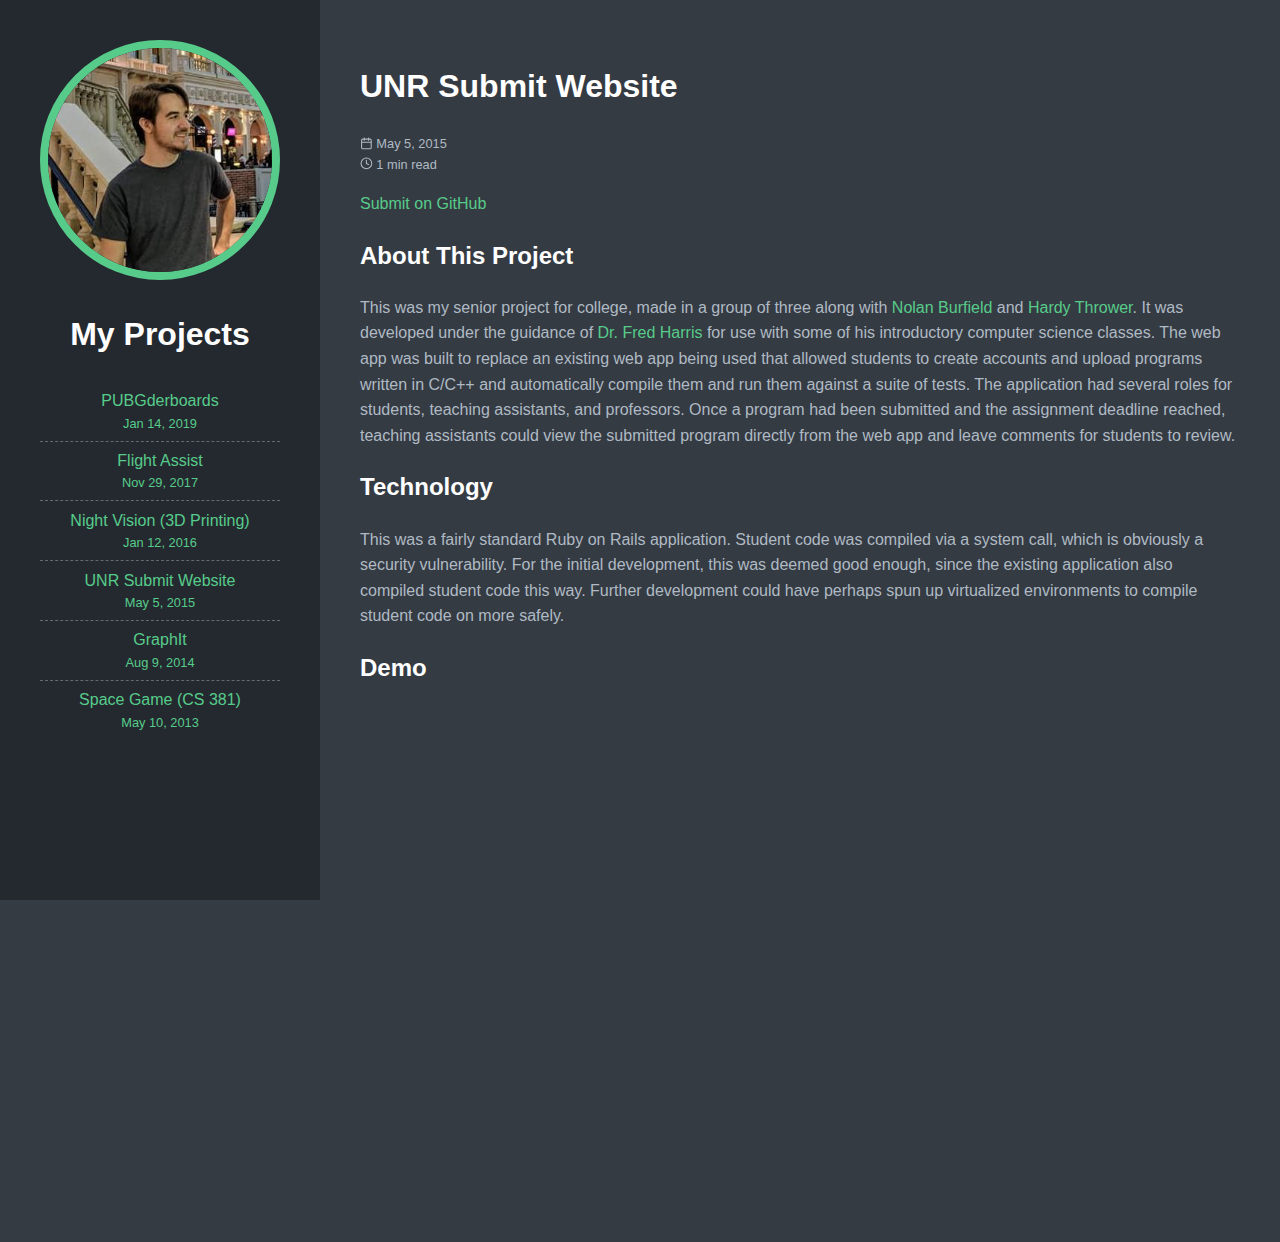
<file: projects/unr-submit-website/index.html>
<!doctype html>
<html lang="en-us">
  <head>
    <title>UNR Submit Website // Brandon Worl&#39;s Portfolio</title>
    <meta charset="utf-8" />
    <meta name="generator" content="Hugo 0.58.3" />
    <meta name="viewport" content="width=device-width, initial-scale=1" />
    <meta name="author" content="Brandon Worl" />
    <meta name="description" content="" />
    <link rel="stylesheet" href="https://naosyth.github.io/css/main.min.de9d5c54013fdab38f866d5269a9f6f5ea62cf847a4ab8f2d3665937d4df67f0.css" />

    
    <meta name="twitter:card" content="summary"/>
<meta name="twitter:title" content="UNR Submit Website"/>
<meta name="twitter:description" content="Submit on GitHub
About This Project This was my senior project for college, made in a group of three along with Nolan Burfield and Hardy Thrower. It was developed under the guidance of Dr. Fred Harris for use with some of his introductory computer science classes. The web app was built to replace an existing web app being used that allowed students to create accounts and upload programs written in C/C&#43;&#43; and automatically compile them and run them against a suite of tests."/>

    <meta property="og:title" content="UNR Submit Website" />
<meta property="og:description" content="Submit on GitHub
About This Project This was my senior project for college, made in a group of three along with Nolan Burfield and Hardy Thrower. It was developed under the guidance of Dr. Fred Harris for use with some of his introductory computer science classes. The web app was built to replace an existing web app being used that allowed students to create accounts and upload programs written in C/C&#43;&#43; and automatically compile them and run them against a suite of tests." />
<meta property="og:type" content="article" />
<meta property="og:url" content="https://naosyth.github.io/projects/unr-submit-website/" />
<meta property="article:published_time" content="2015-05-05T12:00:00-07:00" />
<meta property="article:modified_time" content="2015-05-05T12:00:00-07:00" />


  </head>
  <body>
    <header class="app-header">
      <a href="https://naosyth.github.io/"><img class="app-header-avatar" src="/avatar2.jpg" alt="Brandon Worl" /></a>
      <h1>My Projects</h1>
      <div class="app-header-social">
        
      </div>
      
<aside>
  <ul class="posts-list">
    
    
      <li class="posts-list-item">
        <a href="/projects/pubgderboards/">
          <span>PUBGderboards</span>
          <span class="posts-list-item-description">
            Jan 14, 2019
          </span>
        </a>
      </li>
    
      <li class="posts-list-item">
        <a href="/projects/flight-assist/">
          <span>Flight Assist</span>
          <span class="posts-list-item-description">
            Nov 29, 2017
          </span>
        </a>
      </li>
    
      <li class="posts-list-item">
        <a href="/projects/night-vision/">
          <span>Night Vision (3D Printing)</span>
          <span class="posts-list-item-description">
            Jan 12, 2016
          </span>
        </a>
      </li>
    
      <li class="posts-list-item">
        <a href="/projects/unr-submit-website/">
          <span>UNR Submit Website</span>
          <span class="posts-list-item-description">
            May 5, 2015
          </span>
        </a>
      </li>
    
      <li class="posts-list-item">
        <a href="/projects/graphit/">
          <span>GraphIt</span>
          <span class="posts-list-item-description">
            Aug 9, 2014
          </span>
        </a>
      </li>
    
      <li class="posts-list-item">
        <a href="/projects/space-game/">
          <span>Space Game (CS 381)</span>
          <span class="posts-list-item-description">
            May 10, 2013
          </span>
        </a>
      </li>
    
  </ul>
</aside>

    </header>
    <main class="app-container">
      
  <article class="post">
    <header class="post-header">
      <h1 class ="post-title">UNR Submit Website</h1>
      <div class="post-meta">
        <div>
          <svg xmlns="http://www.w3.org/2000/svg" width="24" height="24" viewBox="0 0 24 24" fill="none" stroke="currentColor" stroke-width="2" stroke-linecap="round" stroke-linejoin="round" class="icon icon-calendar">
  <title>calendar</title>
  <rect x="3" y="4" width="18" height="18" rx="2" ry="2"></rect><line x1="16" y1="2" x2="16" y2="6"></line><line x1="8" y1="2" x2="8" y2="6"></line><line x1="3" y1="10" x2="21" y2="10"></line>
</svg>
          May 5, 2015
        </div>
        <div>
          <svg xmlns="http://www.w3.org/2000/svg" width="24" height="24" viewBox="0 0 24 24" fill="none" stroke="currentColor" stroke-width="2" stroke-linecap="round" stroke-linejoin="round" class="icon icon-clock">
  <title>clock</title>
  <circle cx="12" cy="12" r="10"></circle><polyline points="12 6 12 12 16 14"></polyline>
</svg>
          1 min read
        </div></div>
    </header>
    <div class="post-content">
      

<p><a href="https://github.com/Naosyth/SubmitWebsite">Submit on GitHub</a></p>

<h2 id="about-this-project">About This Project</h2>

<p>This was my senior project for college, made in a group of three along with <a href="https://www.linkedin.com/in/nolan-burfield-0883866b/">Nolan Burfield</a> and <a href="https://www.linkedin.com/in/hardy-thrower/">Hardy Thrower</a>. It was developed under the guidance of <a href="https://www.unr.edu/cse/people/fred-harris">Dr. Fred Harris</a> for use with some of his introductory computer science classes. The web app was built to replace an existing web app being used that allowed students to create accounts and upload programs written in C/C++ and automatically compile them and run them against a suite of tests. The application had several roles for students, teaching assistants, and professors. Once a program had been submitted and the assignment deadline reached, teaching assistants could view the submitted program directly from the web app and leave comments for students to review.</p>

<h2 id="technology">Technology</h2>

<p>This was a fairly standard Ruby on Rails application. Student code was compiled via a system call, which is obviously a security vulnerability. For the initial development, this was deemed good enough, since the existing application also compiled student code this way. Further development could have perhaps spun up virtualized environments to compile student code on more safely.</p>

<h2 id="demo">Demo</h2>


<div style="position: relative; padding-bottom: 56.25%; height: 0; overflow: hidden;">
  <iframe src="https://www.youtube.com/embed/yeBVpiUDwgE" style="position: absolute; top: 0; left: 0; width: 100%; height: 100%; border:0;" allowfullscreen title="YouTube Video"></iframe>
</div>


    </div>
    <div class="post-footer">
      
    </div>
  </article>

    </main>
  </body>
</html>
</file>
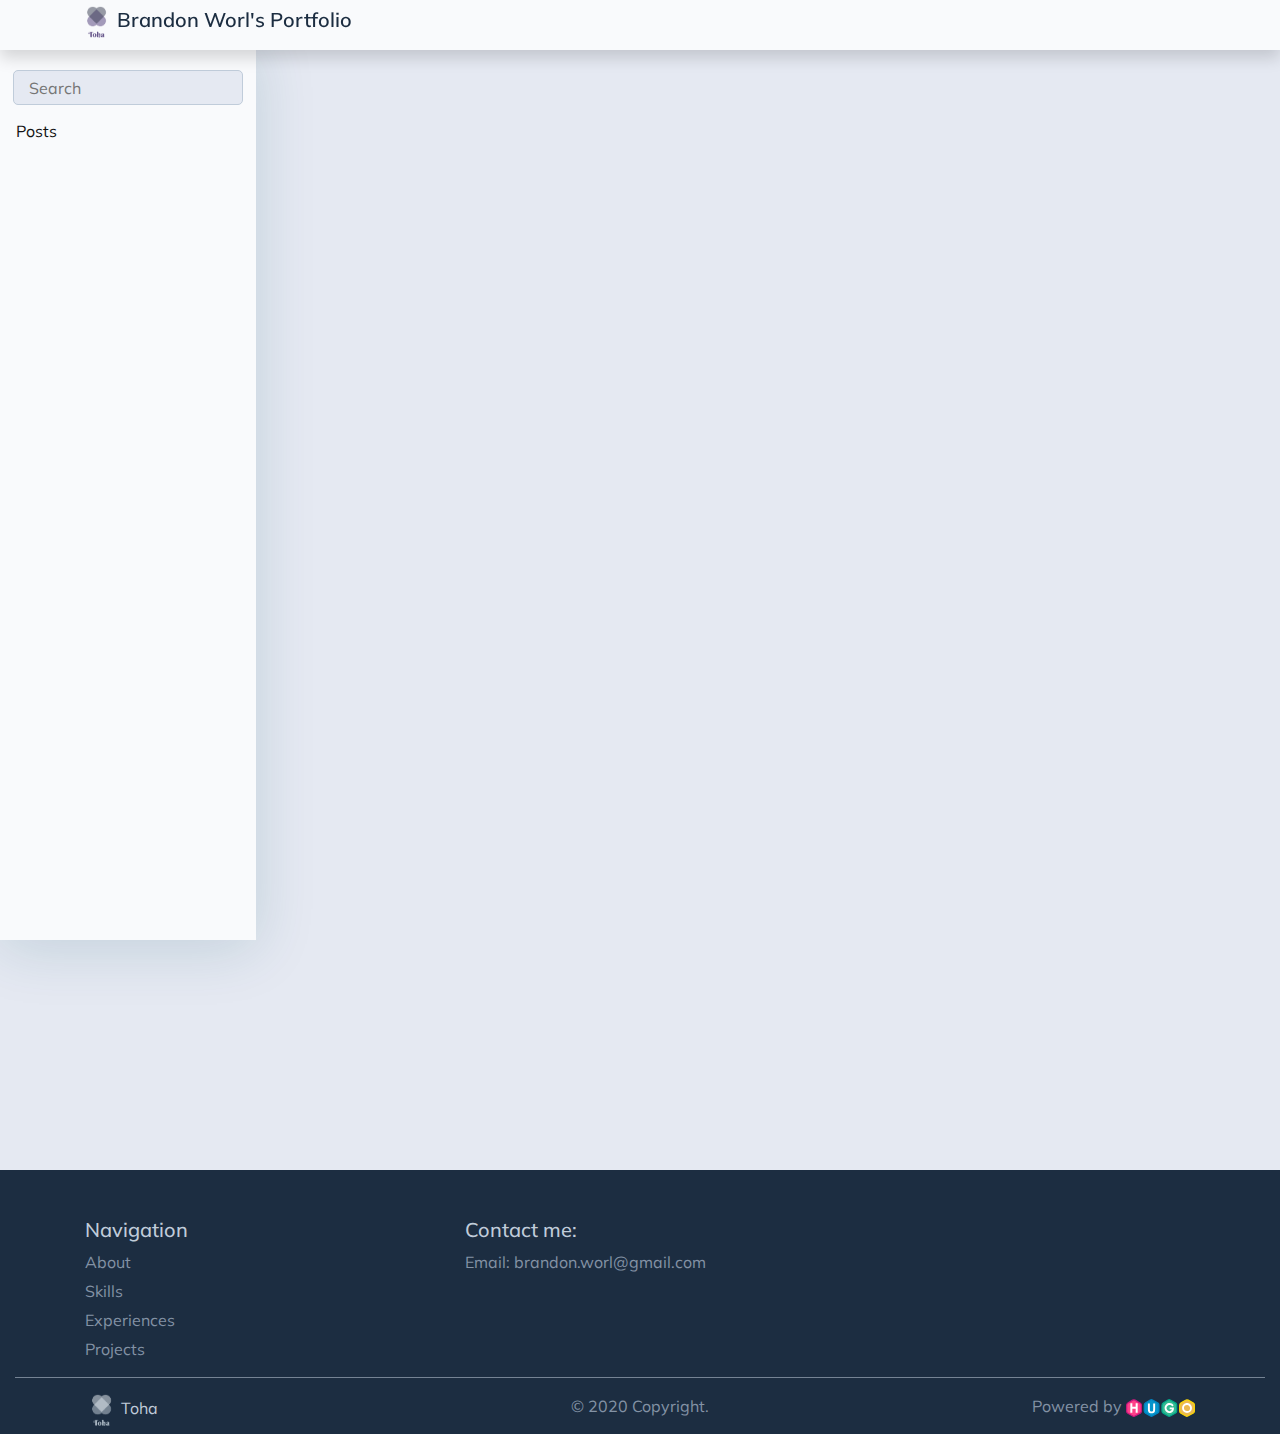
<file: categories/page/1/index.html>
<!DOCTYPE html><html><head><title>https://naosyth.github.io/categories/</title><link rel="canonical" href="https://naosyth.github.io/categories/"/><meta name="robots" content="noindex"><meta charset="utf-8" /><meta http-equiv="refresh" content="0; url=https://naosyth.github.io/categories/" /></head></html>
</file>
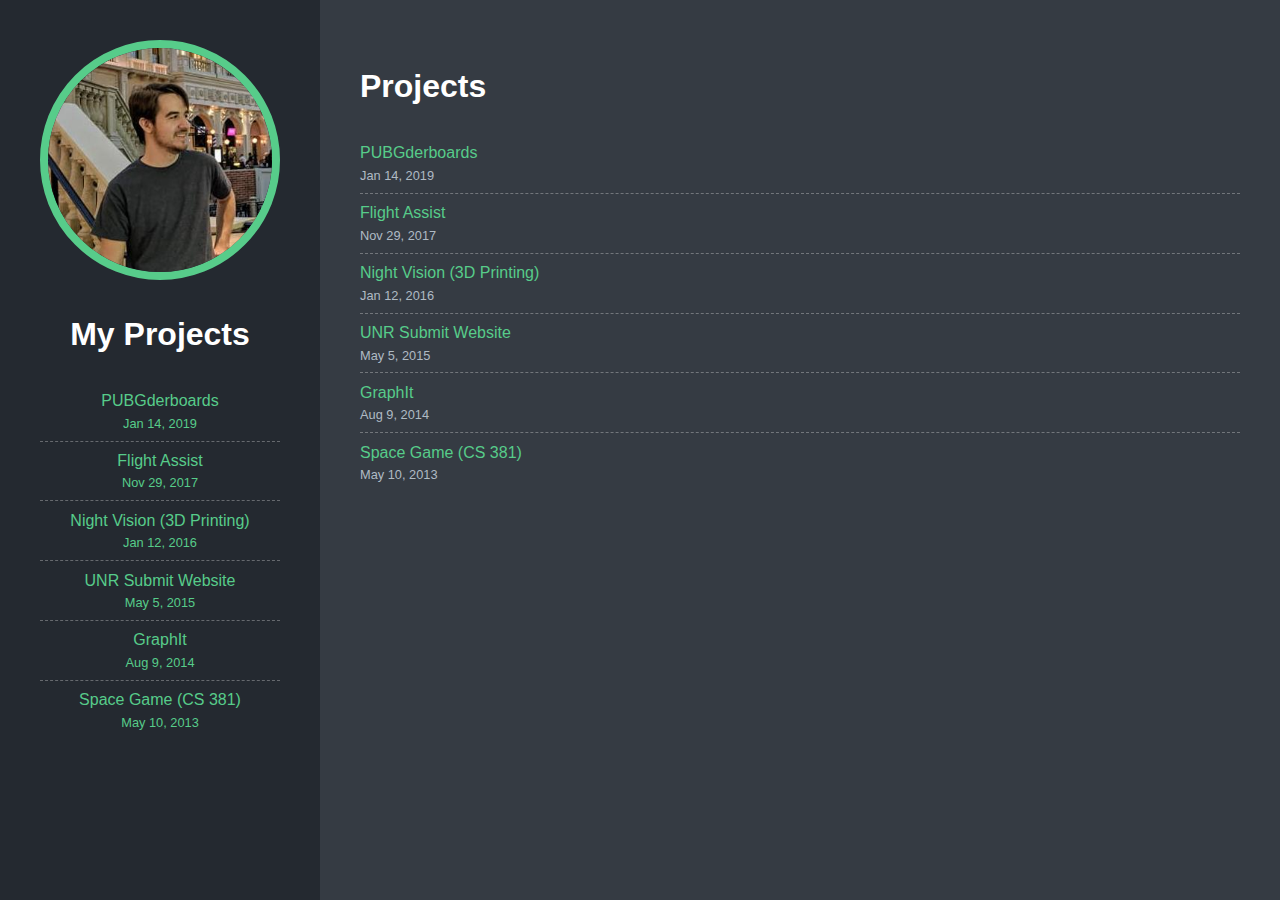
<file: projects/page/1/index.html>
<!DOCTYPE html><html><head><title>https://naosyth.github.io/projects/</title><link rel="canonical" href="https://naosyth.github.io/projects/"/><meta name="robots" content="noindex"><meta charset="utf-8" /><meta http-equiv="refresh" content="0; url=https://naosyth.github.io/projects/" /></head></html>
</file>
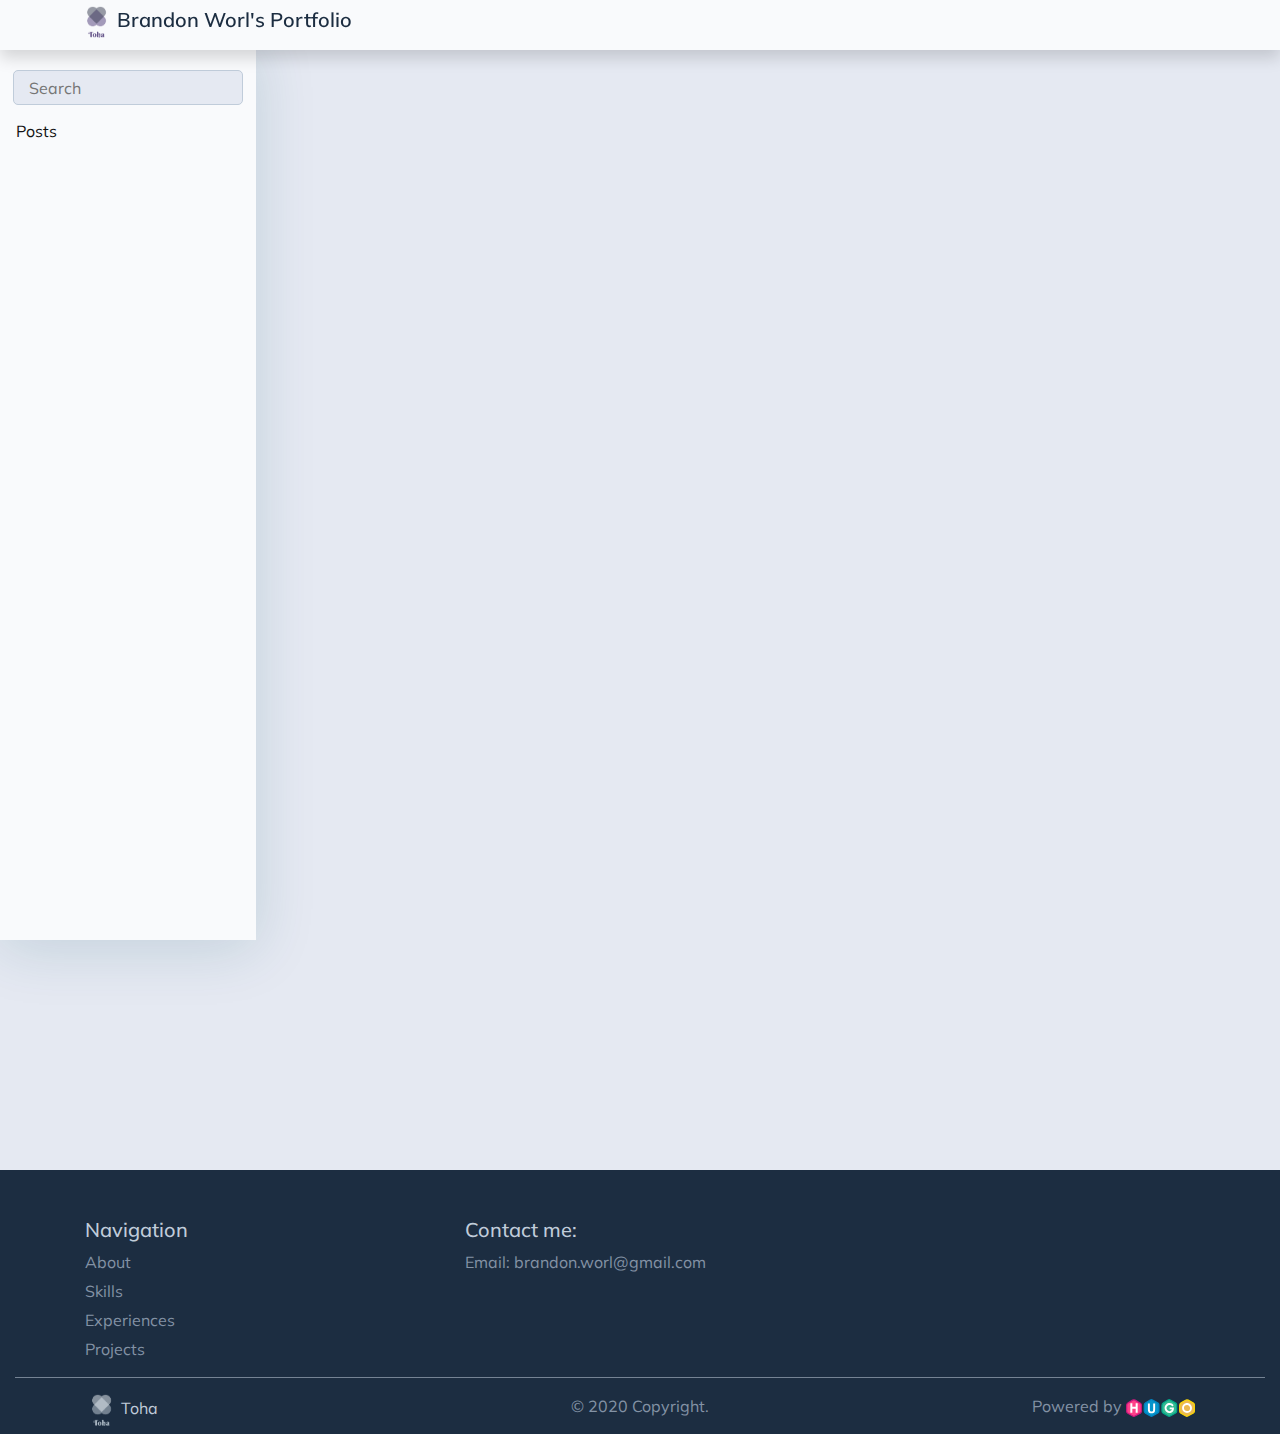
<file: tags/page/1/index.html>
<!DOCTYPE html><html><head><title>https://naosyth.github.io/tags/</title><link rel="canonical" href="https://naosyth.github.io/tags/"/><meta name="robots" content="noindex"><meta charset="utf-8" /><meta http-equiv="refresh" content="0; url=https://naosyth.github.io/tags/" /></head></html>
</file>
<file: assets/css/layouts/main.css>
/* ========= Colors ============
Heading:     #1C2D41
Paragraph:   #3C4858
Iconography: #8392A5
Secondary:   #C0CCDA
Dirty Snow:  #E5E9F2
Snow:        #F9FAFC

Magenta: #7551E9
Orange:  #FF7D51
Pink:    #ED63D2
Green:   #2DCA73
Yellow:  #FFC212
*/

body {
  background-color: #f9fafc;
  font-family: "Muli";
}

h1,
h2,
h3,
h4,
h5 {
  color: #1c2d41;
}

strong {
  color: #1c2d41 !important;
}

p {
  color: #3c4858;
}

a {
  color: #248aaa;
}

a:hover {
  color: #207089;
}

.nav-button {
  background-color: transparent;
  border: 1px solid transparent;
  border-radius: 0.25rem;
  color: #8392a5;
}

.btn-dark {
  background-color: #3c4858;
  border-color: #3c4858;
  color: #e5e9f2;
  transition: all 0.3s ease-out;
}

.btn-dark:hover,
.btn-dark:focus {
  background-color: #248aaa;
  border-color: #248aaa;
  transition: all 0.3s ease-out;
}

.btn-outline-info {
  color: #2098d1 !important;
  border-color: #2098d1 !important;
}

.btn-outline-info:hover {
  background-color: #2098d1 !important;
  color: #e5e9f2 !important;
}

.btn-info {
  background-color: #248aaa !important;
  color: #e5e9f2 !important;
}

.btn-info:hover {
  background-color: #2098d1 !important;
  color: #e5e9f2 !important;
}

.bg-white {
  background-color: #f9fafc !important;
}

.bg-dimmed {
  background-color: #e5e9f2;
}

.anchor {
  padding-top: 3.5rem;
}

img.center {
  display: block;
  margin-left: auto;
  margin-right: auto;
}

img.left {
  display: block;
  margin-right: auto;
}

img.right {
  display: block;
  margin-left: auto;
}

.card {
  box-shadow: none;
  transition: all 0.3s ease-out;
  overflow: hidden;
}

.card-img-sm {
  width: 32px;
  height: 32px;
}

.card-img-xs {
  width: 24px;
  height: 24px;
}

.card:hover,
.card:focus {
  box-shadow: 0px 8px 56px rgba(15, 80, 100, 0.16);
  border: 1px solid #fff;
  transition: all 0.3s ease-out;
}

.card .card-head {
  height: 172px;
  -o-object-fit: cover;
  object-fit: cover;
  overflow: hidden;
}

.card-img-top {
  transition: all 0.3s ease-out !important;
}

.card:hover .card-head .card-img-top,
.card:focus .card-head .card-img-top {
  transition: all 0.3s ease-out;
  transform: scale(1.2);
}

.card-body {
  text-align: justify;
}

.sub-title {
  color: #c0ccda;
  font-size: 10pt;
}

/* --- FOOTER START --- */

.footer {
  color: #8392a5 !important;
  background-color: #1c2d41;
  position: relative;
  z-index: 9999;
}

.footer h5 {
  color: #c0ccda;
}
.footer a {
  color: #8392a5;
  transition: all 0.3s ease-out;
}

.footer a:hover {
  margin-left: 5px;
  transition: all 0.3s ease-out;
}

.footer ul {
  list-style: none;
  padding-left: 0;
}

.footer li {
  margin-top: 5px;
}

.footer hr {
  background-color: #8392a5;
}

.footer p:first-child {
  color: #c0ccda;
}

.footer input {
  background-color: #c0ccda;
}

.footer input:focus {
  background-color: #e5e9f2;
}

.footer #theme {
  color: #c0ccda;
}

.footer #theme img {
  width: 32px;
}

.footer #hugo:hover {
  margin-right: 5px;
  transition: all 0.3s ease-out;
}

/* --- FOOTER END ---- */

/* ============= Device specific fixes ======= */

/* Large screens such as TV */
@media only screen and (min-width: 1824px) {
}

/* Extra large devices (large desktops, 1200px and up) */

@media (max-width: 1400px) {
}

@media (max-width: 1200px) {
}

/* IPad Pro */
@media (max-width: 1024px) {
  .content-section .languageSelector {
    position: fixed;
    right: 0.5rem;
    bottom: 1rem;
    z-index: 10000000;
    background-color: #f9fafc;
    box-shadow: 0px 8px 56px rgba(15, 80, 100, 0.16);
  }
}

/*  Large devices (desktops, 992px and up) */

@media (max-width: 992px) {
}

/* Medium devices (tablets, 768px and up) */

@media only screen and (max-width: 768px) {
}

/* Small devices (landscape phones, 576px and up) */

@media only screen and (max-width: 576px) {
  .skills-section .container,
  .projects-section .container {
    padding-left: 0.3rem;
    padding-right: 0.3rem;
  }

  .section-holder {
    padding-left: 5px;
    padding-right: 5px;
  }

  .skills-section,
  .projects-section,
  .recent-posts-section,
  .achievements-section {
    padding-left: 0;
    padding-right: 0;
  }
}

/* iPhoneX, iPhone 6,7,8 */
@media only screen and (max-width: 375px) {
}

/* Galaxy S5, Moto G4 */
@media only screen and (max-width: 360px) {
}

/* iPhone 5 or before */
@media only screen and (max-width: 320px) {
}
</file>
<file: assets/css/style.css>

</file>
<file: assets/css/navigators/navbar.css>
.top-navbar {
  position: fixed;
  left: 0;
  top: 0;
  width: 100%;
  height: 50px;
  z-index: 99999;
  transition: all 0.4s ease-out;
  margin: 0;
  padding-top: 0.1rem;
  text-align: center;
}

/* --- initial state start ------ */

.initial-navbar {
  background-color: transparent;
}

.initial-navbar .navbar-brand {
  color: #c0ccda;
  font-weight: 600;
}

.initial-navbar li a {
  color: #c0ccda;
}

.initial-navbar .navbar-nav .active,
.initial-navbar li a:hover {
  color: #f9fafc;
  transition: all 0.3s ease-out;
}

.navbar-collapse {
  margin-top: -5px;
}

.navbar-collapse.show,
.navbar-collapse.collapsing {
  background-color: #f9fafc;
  padding-left: 1rem;
}

/* --- initial state end ------ */

/* --- state after scroll start --- */

.final-navbar {
  background-color: #f9fafc;
  color: #1c2d41;
  transition: all 0.3s ease-out;
}

.final-navbar .navbar-brand {
  color: #1c2d41;
  font-weight: 600;
}

.final-navbar li a {
  color: #1c2d41;
  font-weight: 500;
  transition: all 0.3s ease-out;
  border-bottom: 2px solid#F9FAFC;
}

.final-navbar .navbar-nav .active,
.final-navbar li a:hover {
  color: #2098d1;
  transition: all 0.3s ease-out;
  border-bottom: 2px solid #2098d1;
  background: rgb(2, 0, 36);
  background: linear-gradient(
    90deg,
    rgba(2, 0, 36, 1) 0%,
    rgba(34, 136, 168, 0.1) 0%
  );
}

.navbar-collapse.show li a,
.navbar-collapse.collapsing li a {
  color: #1c2d41;
  font-weight: 500;
  transition: all 0.3s ease-out;
}

.navbar-collapse.show .navbar-nav .active,
.navbar-collapse.show .navbar-nav a:hover {
  color: #2098d1;
}

#top-navbar-divider {
  margin-top: 10px;
}

/* --- state after scroll end --- */

#top-navbar-divider {
  background: rgba(192, 204, 218, 0.8);
  height: 20px;
  width: 2px;
}

.final-navbar #top-navbar-divider {
  background: rgba(0, 0, 0, 0.6);
}

#top-navbar-divider {
  height: 20px;
  width: 2px;
}

.navbar-brand img {
  width: 42px;
  padding: 5px;
  margin-left: -10px;
}

.top-navbar .dropdown-menu {
  box-shadow: 0px 8px 56px rgba(15, 80, 100, 0.16);
  border: 1px solid #fff;
  max-height: 0vh;
  overflow: hidden;
  display: block;
  visibility: hidden;
  transition: all 0.3s ease-out;
}

.top-navbar .dropdown-menu.show {
  max-height: 100vh;
  visibility: visible;
  transition: all 0.3s ease-in;
}

.top-navbar .dropdown-menu a {
  color: #1c2d41;
  border-bottom: none;
}

.top-navbar .dropdown-menu a:hover {
  color: #2098d1;
  transition: all 0.3s ease-out;
  border-bottom: none;
  background: rgb(2, 0, 36);
  background: linear-gradient(
    90deg,
    rgba(2, 0, 36, 1) 0%,
    rgba(34, 136, 168, 0.2) 0%
  );
}

/* ============= Device specific fixes ======= */

/* Large screens such as TV */
@media only screen and (min-width: 1824px) {
}

/* Extra large devices (large desktops, 1200px and up) */

@media (max-width: 1400px) {
}

@media (max-width: 1200px) {
}

/* IPad Pro */
@media (max-width: 1024px) {
  .top-navbar {
    height: -webkit-fit-content;
    height: -moz-fit-content;
    height: fit-content;
    padding-bottom: 0px;
    padding-top: 0px;
  }

  .top-navbar .container {
    max-width: 100%;
  }

  .initial-navbar .navbar-nav .active,
  .initial-navbar li a:hover {
    color: #2098d1;
    transition: all 0.3s ease-out;
  }

  .final-navbar .navbar-nav .active,
  .final-navbar li a:hover {
    color: #2098d1;
    transition: none;

    border-bottom: none;
    background: transparent;
  }

  .final-navbar li a {
    border-bottom: none;
  }

  .dropdown-divider {
    border-top: 1px solid #c0ccda;
  }
  #top-navbar-divider {
    background: rgba(0, 0, 0, 0.6);
    height: auto;
    width: auto;
    margin-right: 15px;
  }
  .top-navbar .dropdown-menu {
    text-align: center;
    margin-bottom: 0.5rem;
    margin-right: 1rem;
    transition: all 0.3s ease-out;
  }
}

/*  Large devices (desktops, 992px and up) */

@media (max-width: 992px) {
  .initial-navbar .navbar-nav .active,
  .initial-navbar li a:hover {
    color: #2098d1;
    transition: all 0.3s ease-out;
  }

  .final-navbar .navbar-nav .active,
  .final-navbar li a:hover {
    color: #2098d1;
    transition: none;

    border-bottom: none;
    background: transparent;
  }

  .final-navbar li a {
    border-bottom: none;
  }

  .dropdown-divider {
    border-top: 1px solid #c0ccda;
  }
  #top-navbar-divider {
    background: rgba(0, 0, 0, 0.6);
    height: auto;
    width: auto;
    margin-right: 15px;
  }
}

/* Medium devices (tablets, 768px and up) */

@media only screen and (max-width: 768px) {
  .initial-navbar .navbar-nav .active,
  .initial-navbar li a:hover {
    color: #2098d1;
    transition: all 0.3s ease-out;
  }

  .final-navbar .navbar-nav .active,
  .final-navbar li a:hover {
    color: #2098d1;
    transition: none;

    border-bottom: none;
    background: transparent;
  }

  .final-navbar li a {
    border-bottom: none;
  }

  .dropdown-divider {
    border-top: 1px solid #c0ccda;
  }
  #top-navbar-divider {
    background: rgba(0, 0, 0, 0.6);
    height: auto;
    width: auto;
    margin-right: 15px;
  }
}

/* Small devices (landscape phones, 576px and up) */

@media only screen and (max-width: 576px) {
  .top-navbar .dropdown-menu {
    margin-left: -1rem;
    margin-right: 0rem;
  }
}

/* iPhoneX, iPhone 6,7,8 */
@media only screen and (max-width: 375px) {
}

/* Galaxy S5, Moto G4 */
@media only screen and (max-width: 360px) {
}

/* iPhone 5 or before */
@media only screen and (max-width: 320px) {
}
</file>
<file: assets/css/sections/home.css>
.home {
  height: 100vh;
  padding: 0;
  margin: 0;
  color: #f9fafc;
  overflow: hidden;
}

.background {
  height: 100%;
  width: 100%;
  padding: 0;
  margin: 0;
  background-attachment: fixed;
  background-position: center;
  transform: scale(1.1);
  filter: blur(3px);
  background-size: cover;
}

/*
  Resolves https://github.com/hossainemruz/toha/issues/70

  fixed attached images use the whole <body> size. On mobile this can get really
  tall which blows your image out. Setting the attachment back to scroll allows
  your cover image to stretch within its own container
*/
@supports (-webkit-touch-callout: none) {
  .background {
    background-attachment: scroll;
  }
}

.content {
  position: relative;
  top: -65%;
  height: 60%;
}

.home img {
  width: 148px;
  height: 148px;
  background-color: #e7e7ef;
  padding: 5px;
  margin-bottom: 10px;
}

.home .greeting {
  color: #f9fafc;
}

.home .typing-carousel {
  font-size: 14pt;
  color: #f0f0f0;
}

#typing-carousel-data {
  display: none;
}

.arrow {
  position: absolute;
  color: #f9fafc;
  font-size: 1.5rem;
  bottom: 0;
}

.bounce {
  -webkit-animation: bounce 2s infinite;
          animation: bounce 2s infinite;
}

@-webkit-keyframes bounce {
  0%,
  20%,
  50%,
  80%,
  100% {
    transform: translateY(0);
  }
  40% {
    transform: translateY(-30px);
  }
  60% {
    transform: translateY(-15px);
  }
}

@keyframes bounce {
  0%,
  20%,
  50%,
  80%,
  100% {
    transform: translateY(0);
  }
  40% {
    transform: translateY(-30px);
  }
  60% {
    transform: translateY(-15px);
  }
}

/* ============= Device specific fixes ======= */

/* Large screens such as TV */
@media only screen and (min-width: 1824px) {
}

/* Extra large devices (large desktops, 1200px and up) */

@media (max-width: 1400px) {
}

@media (max-width: 1200px) {
}

/* IPad Pro */
@media (max-width: 1024px) {
}

/*  Large devices (desktops, 992px and up) */

@media (max-width: 992px) {
}

/* Medium devices (tablets, 768px and up) */

@media only screen and (max-width: 768px) {
}

/* Small devices (landscape phones, 576px and up) */

@media only screen and (max-width: 576px) {
  .content {
    position: relative;
    top: -75%;
    height: 65%;
  }

  .home img {
    width: 140px;
    max-width: 50%;
    height: auto;
  }

  .home .greeting {
    font-size: 24pt;
  }
}

/* iPhoneX, iPhone 6,7,8 */
@media only screen and (max-width: 375px) {
}

/* Galaxy S5, Moto G4 */
@media only screen and (max-width: 360px) {
}

/* iPhone 5 or before */
@media only screen and (max-width: 320px) {
}
</file>
<file: assets/css/sections/about.css>
.social-link {
  list-style: none;
  padding: 0.2rem;
}

.social-link a {
  font-size: 1.5rem;
  color: #3c4858;
  padding: 0.5rem;
}

.social-link a:hover {
  color: #248aaa;
  transition: all 0.3s ease-in;
}

.circular-progress {
  width: 150px;
  height: 150px;
  line-height: 150px;
  background: none;
  margin: 0 auto;
  box-shadow: none;
  position: relative;
}

.circular-progress:after {
  content: "";
  width: 100%;
  height: 100%;
  border-radius: 50%;
  border: 12px solid #f9fafc;
  position: absolute;
  top: 0;
  left: 0;
}

.circular-progress > span {
  width: 50%;
  height: 100%;
  overflow: hidden;
  position: absolute;
  top: 0;
  z-index: 1;
}

.circular-progress .circular-progress-left {
  left: 0;
}

.circular-progress .circular-progress-bar {
  width: 100%;
  height: 100%;
  background: none;
  border-width: 12px;
  border-style: solid;
  position: absolute;
  top: 0;
}

.circular-progress .circular-progress-left .circular-progress-bar {
  left: 100%;
  border-top-right-radius: 80px;
  border-bottom-right-radius: 80px;
  border-left: 0;
  transform-origin: center left;
}

.circular-progress .circular-progress-right {
  right: 0;
}

.circular-progress .circular-progress-right .circular-progress-bar {
  left: -100%;
  border-top-left-radius: 80px;
  border-bottom-left-radius: 80px;
  border-right: 0;
  transform-origin: center right;
  -webkit-animation: circular-loading-1 1.8s linear forwards;
          animation: circular-loading-1 1.8s linear forwards;
}

.circular-progress .circular-progress-value {
  width: 90%;
  height: 90%;
  border-radius: 50%;
  background: #3c4858;
  font-size: 1rem;
  color: #f9fafc;
  line-height: 135px;
  text-align: center;
  position: absolute;
  top: 5%;
  left: 5%;
}

.circular-progress.blue .circular-progress-bar {
  border-color: #048dff;
}

.circular-progress.yellow .circular-progress-bar {
  border-color: #eebb4d;
}

.circular-progress.pink .circular-progress-bar {
  border-color: #ed63d2;
}

.circular-progress.green .circular-progress-bar {
  border-color: #2dca73;
}

.circular-progress.sky .circular-progress-bar {
  border-color: #00c9e3;
}

.circular-progress.orange .circular-progress-bar {
  border-color: #ff7c7c;
}

.circular-progress-percentage-50 {
  -webkit-animation: circular-loading-50 0s linear forwards 1.8s;
          animation: circular-loading-50 0s linear forwards 1.8s;
}

.circular-progress-percentage-55 {
  -webkit-animation: circular-loading-55 0.18s linear forwards 1.8s;
          animation: circular-loading-55 0.18s linear forwards 1.8s;
}

.circular-progress-percentage-60 {
  -webkit-animation: circular-loading-60 0.36s linear forwards 1.8s;
          animation: circular-loading-60 0.36s linear forwards 1.8s;
}

.circular-progress-percentage-65 {
  -webkit-animation: circular-loading-65 0.54s linear forwards 1.8s;
          animation: circular-loading-65 0.54s linear forwards 1.8s;
}

.circular-progress-percentage-70 {
  -webkit-animation: circular-loading-70 0.72s linear forwards 1.8s;
          animation: circular-loading-70 0.72s linear forwards 1.8s;
}

.circular-progress-percentage-75 {
  -webkit-animation: circular-loading-75 0.9s linear forwards 1.8s;
          animation: circular-loading-75 0.9s linear forwards 1.8s;
}

.circular-progress-percentage-80 {
  -webkit-animation: circular-loading-80 1.08s linear forwards 1.8s;
          animation: circular-loading-80 1.08s linear forwards 1.8s;
}

.circular-progress-percentage-85 {
  -webkit-animation: circular-loading-85 1.26s linear forwards 1.8s;
          animation: circular-loading-85 1.26s linear forwards 1.8s;
}

.circular-progress-percentage-90 {
  -webkit-animation: circular-loading-90 1.44s linear forwards 1.8s;
          animation: circular-loading-90 1.44s linear forwards 1.8s;
}

.circular-progress-percentage-95 {
  -webkit-animation: circular-loading-95 1.62s linear forwards 1.8s;
          animation: circular-loading-95 1.62s linear forwards 1.8s;
}

.circular-progress-percentage-100 {
  -webkit-animation: circular-loading-100 1.8s linear forwards 1.8s;
          animation: circular-loading-100 1.8s linear forwards 1.8s;
}

@-webkit-keyframes circular-loading-50 {
  0% {
    transform: rotate(0deg);
  }
  100% {
    transform: rotate(0deg);
  }
}

@keyframes circular-loading-50 {
  0% {
    transform: rotate(0deg);
  }
  100% {
    transform: rotate(0deg);
  }
}

@-webkit-keyframes circular-loading-55 {
  0% {
    transform: rotate(0deg);
  }
  100% {
    transform: rotate(18deg);
  }
}

@keyframes circular-loading-55 {
  0% {
    transform: rotate(0deg);
  }
  100% {
    transform: rotate(18deg);
  }
}

@-webkit-keyframes circular-loading-60 {
  0% {
    transform: rotate(0deg);
  }
  100% {
    transform: rotate(36deg);
  }
}

@keyframes circular-loading-60 {
  0% {
    transform: rotate(0deg);
  }
  100% {
    transform: rotate(36deg);
  }
}

@-webkit-keyframes circular-loading-65 {
  0% {
    transform: rotate(0deg);
  }
  100% {
    transform: rotate(54deg);
  }
}

@keyframes circular-loading-65 {
  0% {
    transform: rotate(0deg);
  }
  100% {
    transform: rotate(54deg);
  }
}

@-webkit-keyframes circular-loading-70 {
  0% {
    transform: rotate(0deg);
  }
  100% {
    transform: rotate(72deg);
  }
}

@keyframes circular-loading-70 {
  0% {
    transform: rotate(0deg);
  }
  100% {
    transform: rotate(72deg);
  }
}

@-webkit-keyframes circular-loading-75 {
  0% {
    transform: rotate(0deg);
  }
  100% {
    transform: rotate(90deg);
  }
}

@keyframes circular-loading-75 {
  0% {
    transform: rotate(0deg);
  }
  100% {
    transform: rotate(90deg);
  }
}

@-webkit-keyframes circular-loading-80 {
  0% {
    transform: rotate(0deg);
  }
  100% {
    transform: rotate(108deg);
  }
}

@keyframes circular-loading-80 {
  0% {
    transform: rotate(0deg);
  }
  100% {
    transform: rotate(108deg);
  }
}

@-webkit-keyframes circular-loading-85 {
  0% {
    transform: rotate(0deg);
  }
  100% {
    transform: rotate(126deg);
  }
}

@keyframes circular-loading-85 {
  0% {
    transform: rotate(0deg);
  }
  100% {
    transform: rotate(126deg);
  }
}

@-webkit-keyframes circular-loading-90 {
  0% {
    transform: rotate(0deg);
  }
  100% {
    transform: rotate(144deg);
  }
}

@keyframes circular-loading-90 {
  0% {
    transform: rotate(0deg);
  }
  100% {
    transform: rotate(144deg);
  }
}

@-webkit-keyframes circular-loading-95 {
  0% {
    transform: rotate(0deg);
  }
  100% {
    transform: rotate(162deg);
  }
}

@keyframes circular-loading-95 {
  0% {
    transform: rotate(0deg);
  }
  100% {
    transform: rotate(162deg);
  }
}

@-webkit-keyframes circular-loading-100 {
  0% {
    transform: rotate(0deg);
  }
  100% {
    transform: rotate(180deg);
  }
}

@keyframes circular-loading-100 {
  0% {
    transform: rotate(0deg);
  }
  100% {
    transform: rotate(180deg);
  }
}

@-webkit-keyframes circular-loading-1 {
  0% {
    transform: rotate(0deg);
  }
  100% {
    transform: rotate(180deg);
  }
}

@keyframes circular-loading-1 {
  0% {
    transform: rotate(0deg);
  }
  100% {
    transform: rotate(180deg);
  }
}

@-webkit-keyframes circular-loading-2 {
  0% {
    transform: rotate(0deg);
  }
  100% {
    transform: rotate(144deg);
  }
}

@keyframes circular-loading-2 {
  0% {
    transform: rotate(0deg);
  }
  100% {
    transform: rotate(144deg);
  }
}

@-webkit-keyframes circular-loading-3 {
  0% {
    transform: rotate(0deg);
  }
  100% {
    transform: rotate(90deg);
  }
}

@keyframes circular-loading-3 {
  0% {
    transform: rotate(0deg);
  }
  100% {
    transform: rotate(90deg);
  }
}

@-webkit-keyframes circular-loading-4 {
  0% {
    transform: rotate(0deg);
  }
  100% {
    transform: rotate(36deg);
  }
}

@keyframes circular-loading-4 {
  0% {
    transform: rotate(0deg);
  }
  100% {
    transform: rotate(36deg);
  }
}

@-webkit-keyframes circular-loading-5 {
  0% {
    transform: rotate(0deg);
  }
  100% {
    transform: rotate(126deg);
  }
}

@keyframes circular-loading-5 {
  0% {
    transform: rotate(0deg);
  }
  100% {
    transform: rotate(126deg);
  }
}

@media only screen and (max-width: 990px) {
  .circular-progress {
    margin-bottom: 20px;
  }
}

/* ============= Device specific fixes ======= */

/* Large screens such as TV */
@media only screen and (min-width: 1824px) {
}

/* Extra large devices (large desktops, 1200px and up) */

@media (max-width: 1400px) {
}

@media (max-width: 1200px) {
}

/* IPad Pro */
@media (max-width: 1024px) {
}

/*  Large devices (desktops, 992px and up) */

@media (max-width: 992px) {
}

/* Medium devices (tablets, 768px and up) */

@media only screen and (max-width: 768px) {
  .about-section.container {
    max-width: 100%;
  }
}

/* Small devices (landscape phones, 576px and up) */

@media only screen and (max-width: 576px) {
}

/* iPhoneX, iPhone 6,7,8 */
@media only screen and (max-width: 375px) {
}

/* Galaxy S5, Moto G4 */
@media only screen and (max-width: 360px) {
}

/* iPhone 5 or before */
@media only screen and (max-width: 320px) {
}
</file>
<file: assets/css/sections/skills.css>
.skills-section .card .card-head {
  background-color: #f9fafc;
  height: -webkit-fit-content;
  height: -moz-fit-content;
  height: fit-content;
  padding: 0.7rem;
  padding-bottom: 0rem;
  border-bottom: 0.0625rem solid rgba(0, 0, 0, 0.125);
}

.skills-section .skill-card-link {
  text-decoration: none;
}

.skills-section .card .card-img-xs {
  margin-right: 0.5rem;
}

.skills-section .card {
  margin-top: 0.5rem;
  margin-bottom: 0.5rem;
}

.skills-section .card .card-body {
  padding-top: 0.2rem;
  padding-left: 0.7rem;
}

/* ============= Device specific fixes ======= */

/* Large screens such as TV */
@media only screen and (min-width: 1824px) {
}

/* Extra large devices (large desktops, 1200px and up) */

@media (max-width: 1400px) {
}

@media (max-width: 1200px) {
}

/* IPad Pro */
@media (max-width: 1024px) {
}

/*  Large devices (desktops, 992px and up) */

@media (max-width: 992px) {
}

/* Medium devices (tablets, 768px and up) */

@media only screen and (max-width: 768px) {
  .skills-section {
    padding-left: 0;
    padding-right: 0;
  }
  .skills-section .container {
    max-width: 100%;
  }
}

/* Small devices (landscape phones, 576px and up) */

@media only screen and (max-width: 576px) {
}

/* iPhoneX, iPhone 6,7,8 */
@media only screen and (max-width: 375px) {
}

/* Galaxy S5, Moto G4 */
@media only screen and (max-width: 360px) {
}

/* iPhone 5 or before */
@media only screen and (max-width: 320px) {
}
</file>
<file: assets/css/sections/experiences.css>
.experiences-section {
  padding-bottom: 1rem;
}

.experiences-section .timeline {
  margin-top: 1.5rem !important;
}

.experiences-section ul {
  padding-left: 1rem;
}

.experiences-section ul > li {
  margin-left: 0;
  color: #3c4858;
}

.experiences-section .designation {
  font-weight: 600;
}

.circle {
  padding: 13px 20px;
  border-radius: 50%;
  background-color: #248aaa;
  color: #f9fafc;
  max-height: 50px;
  z-index: 2;
}

.timeline .vertical-line {
  align-self: stretch;
}

.timeline .vertical-line::after {
  content: "";
  position: absolute;
  border-left: 3px solid #248aaa;
  z-index: 1;
  height: 100%;
  left: 50%;
}

.vertical-line-left-adjustment::after {
  left: calc(50% - 3px) !important;
}

.timeline .horizontal-line div {
  padding: 0;
  height: 40px;
}

.timeline .horizontal-line hr {
  border-top: 3px solid #248aaa;
  margin: 0;
  top: 17px;
  position: relative;
}

.timeline .horizontal-line .timeline-side-div {
  display: flex;
  overflow: hidden;
}

.timeline .horizontal-line .corner {
  border: 3px solid #248aaa;
  width: 100%;
  position: relative;
  border-radius: 15px;
}

.top-left {
  left: -50%;
  top: -50%;
}

.top-right {
  left: 50%;
  top: -50%;
}

.bottom-left {
  left: -50%;
  top: calc(50% - 3px);
}

.bottom-right {
  left: 50%;
  top: calc(50% - 3px);
}

/* ============= Device specific fixes ======= */

/* Large screens such as TV */
@media only screen and (min-width: 1824px) {
}

/* Extra large devices (large desktops, 1200px and up) */

@media (max-width: 1400px) {
}

@media (max-width: 1200px) {
}

/* IPad Pro */
@media (max-width: 1024px) {
}

/*  Large devices (desktops, 992px and up) */

@media (max-width: 992px) {
}

/* Medium devices (tablets, 768px and up) */

@media only screen and (max-width: 768px) {
  .experiences-section .container {
    max-width: 100%;
  }
}

/* Small devices (landscape phones, 576px and up) */

@media only screen and (max-width: 576px) {
}

/* iPhoneX, iPhone 6,7,8 */
@media only screen and (max-width: 375px) {
  .top-left {
    left: -52%;
    top: -50%;
  }

  .top-right {
    left: 52%;
    top: -50%;
  }
}

/* Galaxy S5, Moto G4 */
@media only screen and (max-width: 360px) {
  .top-left {
    left: -56%;
    top: -50%;
  }

  .top-right {
    left: 56%;
    top: -50%;
  }
}

/* iPhone 5 or before */
@media only screen and (max-width: 320px) {
  .top-left {
    left: -64%;
    top: -50%;
  }

  .top-right {
    left: 64%;
    top: -50%;
  }
}
</file>
<file: assets/css/sections/projects.css>
.projects-section .card .card-header {
  background-color: #f9fafc;
  padding: 0.7rem;
  padding-bottom: 0rem;
  text-decoration: none;
}

.projects-section .card .card-img-xs {
  margin-right: 0.5rem;
}

.card .card-header .sub-title span:nth-child(1) {
  float: left;
}
.card .card-header .sub-title span:nth-child(2) {
  float: right;
}

.projects-section .card .card-body {
  padding: 0.7rem;
}

.projects-section .card .card-header .sub-title {
  color: #8392a5;
  margin-top: 0.4rem;
}

.filtr-projects {
  padding: 1rem !important;
}

/* ============= Device specific fixes ======= */

/* Large screens such as TV */
@media only screen and (min-width: 1824px) {
}

/* Extra large devices (large desktops, 1200px and up) */

@media (max-width: 1400px) {
}

@media (max-width: 1200px) {
}

/* IPad Pro */
@media (max-width: 1024px) {
  .projects-section {
    padding-left: 0;
    padding-right: 0;
    width: 100%;
  }
  .projects-section .container {
    max-width: 100%;
  }
  .projects-section .filtr-projects {
    padding: 0;
  }
  .projects-section .filtr-item {
    padding-left: 0.2rem;
    padding-right: 0.2rem;
  }
}

/*  Large devices (desktops, 992px and up) */

@media (max-width: 992px) {
}

/* Medium devices (tablets, 768px and up) */

@media only screen and (max-width: 768px) {
  .projects-section {
    padding-left: 0;
    padding-right: 0;
    width: 100%;
  }
  .projects-section .container {
    max-width: 100%;
  }
  .projects-section .filtr-projects {
    padding: 0;
  }
  .projects-section .filtr-item {
    padding-left: 0.2rem;
    padding-right: 0.2rem;
    flex: 50%;
    max-width: calc(100% / 2 - 0.2rem);
  }
}

/* Small devices (landscape phones, 576px and up) */

@media only screen and (max-width: 576px) {
  .projects-section .btn {
    margin-top: 0.3125rem;
  }
  .projects-section .filtr-item {
    flex: 100%;
    max-width: 100%;
  }
}

/* iPhoneX, iPhone 6,7,8 */
@media only screen and (max-width: 375px) {
}

/* Galaxy S5, Moto G4 */
@media only screen and (max-width: 360px) {
}

/* iPhone 5 or before */
@media only screen and (max-width: 320px) {
}
</file>
<file: assets/css/sections/recent-posts.css>
.recent-posts-section .container {
  padding-top: 1rem;
}

.recent-posts-section .card .card-footer span {
  font-size: 10pt;
  color: #6c757d !important;
  padding-top: 5px;
}

.recent-posts-section .card .card-footer {
  background: #fff;
  margin-top: auto;
}

.recent-posts-section .post-card-link {
  text-decoration: none;
}

.post-summary {
  overflow: hidden;
  text-overflow: ellipsis;
  display: -webkit-box;
  /* line-height: 24px;     fallback */
  max-height: 144px; /* fallback */
  -webkit-line-clamp: 5; /* number of lines to show */
  -webkit-box-orient: vertical;
}

/* ============= Device specific fixes ======= */

/* Large screens such as TV */
@media only screen and (min-width: 1824px) {
}

/* Extra large devices (large desktops, 1200px and up) */

@media (max-width: 1400px) {
}

@media (max-width: 1200px) {
}

/* IPad Pro */
@media (max-width: 1024px) {
}

/*  Large devices (desktops, 992px and up) */

@media (max-width: 992px) {
}

/* Medium devices (tablets, 768px and up) */

@media only screen and (max-width: 768px) {
  .recent-posts-section .container {
    max-width: 100%;
  }
  .recent-posts-section .post-card {
    width: 50%;
  }
}

/* Small devices (landscape phones, 576px and up) */

@media only screen and (max-width: 576px) {
  .recent-posts-section .post-card {
    width: 100%;
  }
}

/* iPhoneX, iPhone 6,7,8 */
@media only screen and (max-width: 375px) {
}

/* Galaxy S5, Moto G4 */
@media only screen and (max-width: 360px) {
}

/* iPhone 5 or before */
@media only screen and (max-width: 320px) {
}
</file>
<file: assets/css/sections/achievements.css>
.achievements-section .container {
  padding-top: 0.5rem;
}

#gallery .achievement-entry {
  cursor: pointer;
  margin-top: 5px;
  margin-bottom: 5px;
  margin-left: 7px;
  margin-right: 7px;
  z-index: 1;
  background-color: #e5e9f2;
  background-size: cover;
  background-repeat: no-repeat;
  background-position: center;
  position: relative;
  overflow: hidden;
  transition: all 0.3s ease-out;
}

#gallery .achievement-entry:hover {
  cursor: pointer;
  z-index: 1;
  transform: scale(1.1);
  transition: all 0.3s ease-out;
  z-index: 20000;
}

#gallery .achievement-details {
  cursor: pointer;
  z-index: 1;
  opacity: 1 !important;
  transition: none !important;
  transform: none !important;
}

#gallery .img-type-1 {
  height: 300px;
}
#gallery .img-type-2 {
  height: 146px;
  margin-bottom: 8px;
}

#gallery i {
  color: #8392a5;
  background-color: rgba(0, 0, 0, 0.7);
  padding: 10px;
  font-size: 0rem;
  opacity: 0;
}

#gallery .achievement-entry:hover i {
  opacity: 1;
  font-size: 1rem;
  transition: all 0.3s ease-out;
}

#gallery .img-type-1 i {
  margin-top: 135px;
}
#gallery .img-type-2 i {
  margin-top: 50px;
}

#gallery .achievement-details.img-type-1 i,
.achievement-details.img-type-2 i {
  margin-top: 0px !important;
  transition: none !important;
  float: right;
}

#gallery .achievement-entry .title {
  color: #e5e9f2;
  background-color: rgba(0, 0, 0, 0.7);
  opacity: 0;
  padding: 5px;
  position: absolute;
  bottom: 0px;
  width: 100%;
  margin-bottom: 0px;
  bottom: -5px;
}

#gallery .achievement-entry:hover .title {
  opacity: 1;
  bottom: 0px;
  transition: bottom 0.3s ease-out;
}

#gallery .caption {
  background-color: rgba(0, 0, 0, 0.7);
  bottom: 1rem;
  left: 1rem;
  color: #e5e9f2;
  padding: 15px;
  position: absolute;
  transition: all 0.3s ease-out;
}

#gallery .caption h4 {
  color: #e5e9f2;
}

#gallery .caption p {
  font-size: 16px;
  font-weight: 300;
  color: #e5e9f2;
}

.hidden {
  display: none !important;
}

#gallery .achievement-details {
  height: 75vh !important;
}

/* ============= Device specific fixes ======= */

/* Large screens such as TV */
@media only screen and (min-width: 1824px) {
}

/* Extra large devices (large desktops, 1200px and up) */

@media (max-width: 1400px) {
}

@media (max-width: 1200px) {
}

/* IPad Pro */
@media (max-width: 1024px) {
}

/*  Large devices (desktops, 992px and up) */

@media (max-width: 992px) {
}

/* Medium devices (tablets, 768px and up) */

@media only screen and (max-width: 768px) {
  .achievements-section .container {
    max-width: 100%;
  }
  .achievements-section .col-md-6 {
    flex: 50%;
    width: 50%;
  }
}

/* Small devices (landscape phones, 576px and up) */

@media only screen and (max-width: 576px) {
  #gallery .achievement-entry:hover {
    transform: scale(1.05);
  }
}

/* iPhoneX, iPhone 6,7,8 */
@media only screen and (max-width: 375px) {
}

/* Galaxy S5, Moto G4 */
@media only screen and (max-width: 360px) {
}

/* iPhone 5 or before */
@media only screen and (max-width: 320px) {
}
</file>
<file: assets/css/layouts/list.css>
.wrapper {
  display: flex;
  padding: 0;
  margin: 0;
  width: 100%;
}

.content-section {
  flex: 80%;
  order: 2;
  /* background-color: lightseagreen; */
  padding: 0;
  position: relative;
  padding-left: 0.5rem;
  padding-right: 0.5rem;
}

.content {
  padding: 0;
  position: relative;
  padding-top: 2rem;
  min-height: 130vh;
}

.post-card-holder {
  margin-top: 32px;
  margin-left: auto;
  padding: 0;
  display: flex;
  flex-flow: wrap;
}

.post-card-holder .post-card {
  width: calc(100% / 3);
  display: inline-flex;
}

.post-card-holder .card {
  margin: 5px;
  position: relative;
}

.post-card-holder .card .card-footer span {
  font-size: 10pt;
  color: #6c757d !important;
  padding-top: 5px;
}

.post-card-holder .card .card-footer {
  background: #fff;
  margin-top: auto;
}

.post-summary {
  overflow: hidden;
  text-overflow: ellipsis;
  display: -webkit-box;
  max-height: 144px;
  /* fallback */
  -webkit-line-clamp: 5;
  /* number of lines to show */
  -webkit-box-orient: vertical;
}

.post-card-holder .post-card-link {
  text-decoration: none;
}

.content-cards .paginator {
  width: -webkit-fit-content;
  width: -moz-fit-content;
  width: fit-content;
  margin: auto;
}

.content-cards .paginator .page-item > a {
  color: #248aaa;
}

.content-cards .paginator .page-item.active > a {
  background-color: #248aaa;
  color: #f9fafc;
}

.navbar-toggler {
  display: none;
}

.pagination {
  margin-left: auto;
  margin-right: auto;
  margin-top: 0.5rem;
  margin-bottom: 0.5rem;
  width: -webkit-fit-content;
  width: -moz-fit-content;
  width: fit-content;
}

/* ============= Device specific fixes ======= */

/* Large screens such as TV */
@media only screen and (min-width: 1824px) {
  .content-section {
    padding-left: 1rem;
    padding-right: 1rem;
    flex: 85%;
    max-width: 85%;
  }
  .post-card-holder .post-card {
    width: calc(100% / 5);
  }
}

/* Extra large devices (large desktops, 1200px and up) */

@media (max-width: 1400px) {
  .content-cards {
    padding-left: 0px;
  }
  .post-card-holder {
    margin-left: 0px;
  }
  .post-card-holder .post-card {
    width: calc(100% / 3);
  }
}

@media (max-width: 1200px) {
}

/* IPad Pro */
@media (max-width: 1024px) {
  .wrapper {
    padding-left: 0px;
    padding-right: 0px;
  }
  .content-section {
    padding: 0;
    flex: 60%;
    order: 2;
    padding-bottom: 0.5rem;
  }

  .content {
    overflow: hidden;
  }
  .container {
    max-width: 100%;
  }
  .navbar-toggler {
    display: block;
  }

  #toc-toggler {
    visibility: hidden;
  }

  .navbar-collapse.lang-selector {
    display: block !important;
    position: absolute;
    right: 0;
    top: 0.5rem;
  }

  .content-cards {
    padding-top: 20px;
    width: 100%;
    padding-left: 0px;
  }

  .post-card-holder {
    margin: 0;
    margin-top: 1.5rem;
    padding-left: 0.5rem;
    padding-right: 0.5rem;
    position: relative;
    transition: all ease-out 0.3s;
  }

  .post-card-holder .post-card {
    width: calc(100% / 3);
  }

  .content-section.hide .post-card-holder .post-card {
    width: 50%;
  }
}

/*  Large devices (desktops, 992px and up) */

@media (max-width: 992px) {
  .post-card-holder .post-card {
    width: 50%;
  }

  .content-section.hide .post-card-holder .post-card {
    width: 100%;
  }
}

/* Medium devices (tablets, 768px and up) */

@media only screen and (max-width: 768px) {
}

/* Small devices (landscape phones, 576px and up) */

@media only screen and (max-width: 576px) {
  .wrapper {
    padding-left: 0px;
    padding-right: 0px;
    flex-flow: column;
    overflow: hidden;
  }
  .content-section {
    flex: 100%;
    max-width: 100%;
    padding-left: 0;
    width: 100%;
  }

  .content {
    width: 100%;
    padding-left: 0;
    padding-right: 0;
    transition: all ease-out 0.3s;
  }

  .content-section.hide .content {
    margin-top: 0;
    padding-top: 0;
    transition: all ease-out 0.3s;
  }

  .content-cards {
    padding-top: 20px;
    padding-left: 0px;
    transition: all ease-out 0.3s;
  }

  .content-section.hide .post-card-holder {
    margin-top: 0.5rem;
    transition: all ease-out 0.3s;
  }

  .post-card-holder .post-card {
    margin-left: 1%;
    margin-right: 1%;
    width: 98%;
  }
}

/* iPhoneX, iPhone 6,7,8 */
@media only screen and (max-width: 375px) {
}

/* Galaxy S5, Moto G4 */
@media only screen and (max-width: 360px) {
}

/* iPhone 5 or before */
@media only screen and (max-width: 320px) {
}
</file>
<file: assets/css/navigators/sidebar.css>
.sidebar-section {
  order: 1;
  flex: 20%;
  max-width: 20%;
  /* background-color: lightsalmon; */
  transition: all ease-out 0.5s;
}

.sidebar-holder {
  top: 2.5rem;
  position: -webkit-sticky;
  position: sticky;
  background-color: #f9fafc;
  height: 100vh;
  overflow: auto;
  box-shadow: 0px 8px 56px rgba(15, 80, 100, 0.16);
  transition: all ease-out 0.3s;
}

.sidebar {
  background: #f9fafc;
  height: 100vh;
  transition: all ease-out 0.3s;
}

.sidebar-tree {
  padding-left: 1rem;
  position: relative;
  width: -webkit-max-content;
  width: -moz-max-content;
  width: max-content;
}

#search-box {
  margin-left: 5%;
  margin-right: 5%;
  width: -webkit-fill-available;
  height: 35px;
  padding-left: 15px;
  margin-top: 30px;
  margin-bottom: 10px;
  border-radius: 5px;
  background-color: #e5e9f2;
  transition: all 0.3s ease-out;
  border: 1px solid #c0ccda;
}

#search-box:focus {
  border: 1pt solid #248aaa;
  outline: none;
}

#list-heading {
  padding-left: 0px !important;
}

.tree,
ul {
  margin: 0;
  padding: 0;
  list-style: none;
}

.tree li {
  margin: 0;
  padding: 0 1em;
  line-height: 2em;
  color: #3c4858;
  position: relative;
}

.tree li a {
  text-decoration: none;
  color: #131313;
  transition: all 0.3s ease-out;
}

.tree li a.active {
  display: inline;
  color: #2098d1;
}

.tree li a:hover {
  margin-left: 3px;
  color: #2098d1;
  transition: all 0.3s ease-out;
}

.tree i {
  color: #3c4858;
  font-size: 12px;
  margin-right: 5px;
}

.tree .shift-right {
  margin-left: 5px;
}

.tree .active,
.tree .active > ul {
  display: block;
}

.subtree {
  padding-left: 0.7rem;
}

.subtree:before {
  content: "";
  display: block;
  width: 0;
  position: absolute;
  top: 2.5rem;
  left: 1.5rem;
  bottom: 0.9rem;
  border-left: 1px solid;
}

.subtree ul,
ul > ul {
  position: relative;
  padding-left: 0.5rem;
  display: none;
}

.subtree ul:before {
  content: "";
  display: block;
  width: 0;
  position: absolute;
  top: -10px;
  left: 0.3rem;
  bottom: 0.9rem;
  border-left: 1px solid;
}

.subtree li:before {
  content: "";
  display: block;
  width: 20px;
  height: 0;
  border-top: 1px solid;
  margin-top: -1px;
  position: absolute;
  top: 18px;
  left: -3px;
}

.subtree li:last-child:before {
  background: #f9fafc;
  height: auto;
  top: 1.1rem;
  bottom: 0;
}

a.focused {
  color: #2098d1 !important;
}

/* ============= Device specific fixes ======= */

/* Large screens such as TV */
@media only screen and (min-width: 1824px) {
  .sidebar-section {
    flex: 15%;
    max-width: 15%;
  }
  .sidebar-holder {
    max-width: 100%;
  }
}
/* Extra large devices (large desktops, 1200px and up) */

@media (max-width: 1400px) {
  .sidebar-holder {
    max-width: 20rem;
  }
}

@media (max-width: 1200px) {
  .sidebar-tree {
    margin-left: 1rem;
  }
}

/* IPad Pro */
@media (max-width: 1024px) {
  .sidebar-section {
    flex: 0%;
    max-width: 0%;
    min-height: 100vh;
    transition: all ease-out 0.3s;
  }
  .sidebar-holder {
    position: -webkit-sticky;
    position: sticky;
    top: 2.5rem;
    width: 100%;
    max-height: calc(100vh - 2.5rem);
  }

  .sidebar-section.hide {
    flex: 30%;
    max-width: 30%;
    margin-right: 0.5rem;
    transition: all ease-out 0.3s;
  }
}

/*  Large devices (desktops, 992px and up) */

@media (max-width: 992px) {
}

/* Medium devices (tablets, 768px and up) */

@media only screen and (max-width: 768px) {
  .sidebar-section {
    flex: 0%;
    max-width: 0%;
    min-height: 100vh;
    transition: all ease-out 0.3s;
  }
  .sidebar-holder {
    position: -webkit-sticky;
    position: sticky;
    top: 2.5rem;
    width: 100%;
  }

  .sidebar-section.hide {
    flex: 40%;
    max-width: 40%;
    margin-right: 0.5rem;
    transition: all ease-out 0.3s;
  }
}

/* Small devices (landscape phones, 576px and up) */

@media only screen and (max-width: 576px) {
  .sidebar-section {
    width: 100%;
    min-height: 0;
    max-height: 0;
    max-width: 100%;
    transition: all ease-out 0.5s;
  }

  .sidebar-section.hide {
    margin-top: 2rem;
    position: relative;
    height: -webkit-fit-content;
    height: -moz-fit-content;
    height: fit-content;
    flex: none;
    max-height: 300vh;
    max-width: 100%;
    transition: all ease-out 0.5s;
  }

  .sidebar-holder {
    max-height: 0;
    height: -webkit-fit-content;
    height: -moz-fit-content;
    height: fit-content;
    overflow: hidden;
    max-width: 100%;
    transition: all ease-out 0.5s;
  }

  .sidebar-section.hide .sidebar-holder {
    max-height: 200vh;
    transition: all ease-out 0.5s;
  }

  .sidebar {
    position: relative;
    height: -webkit-fit-content;
    height: -moz-fit-content;
    height: fit-content;
    max-height: -webkit-fit-content;
    max-height: -moz-fit-content;
    max-height: fit-content;
    width: 100vw;
    min-height: 0;
    overflow: hidden;
    transition: all ease-out 0.5s;
  }

  .sidebar-tree {
    margin-left: 0rem;
    max-height: 0;
    transition: all 0.5s ease-out;
  }
  .sidebar-section.hide .sidebar-tree {
    max-height: 200vh;
    transition: all 0.5s ease-out;
  }
}

/* iPhoneX, iPhone 6,7,8 */
@media only screen and (max-width: 375px) {
}

/* Galaxy S5, Moto G4 */
@media only screen and (max-width: 360px) {
}

/* iPhone 5 or before */
@media only screen and (max-width: 320px) {
}
</file>
